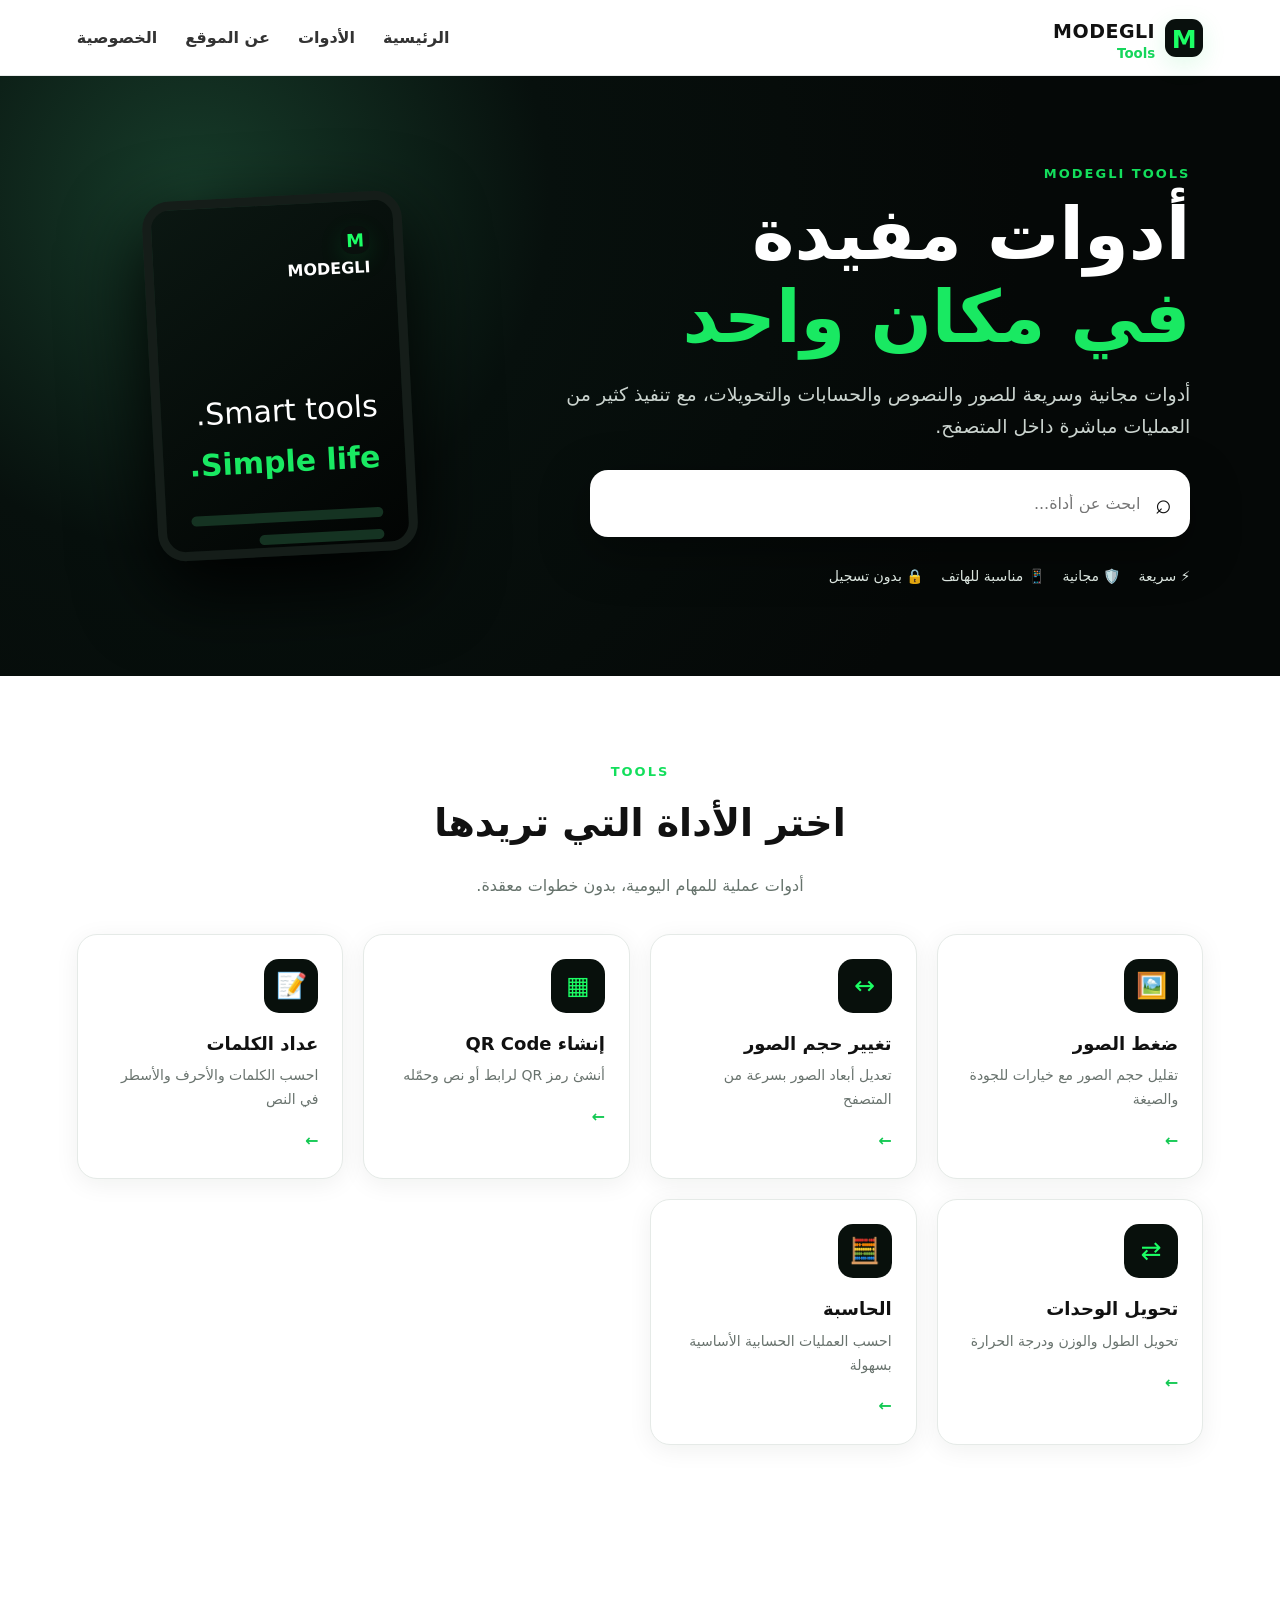
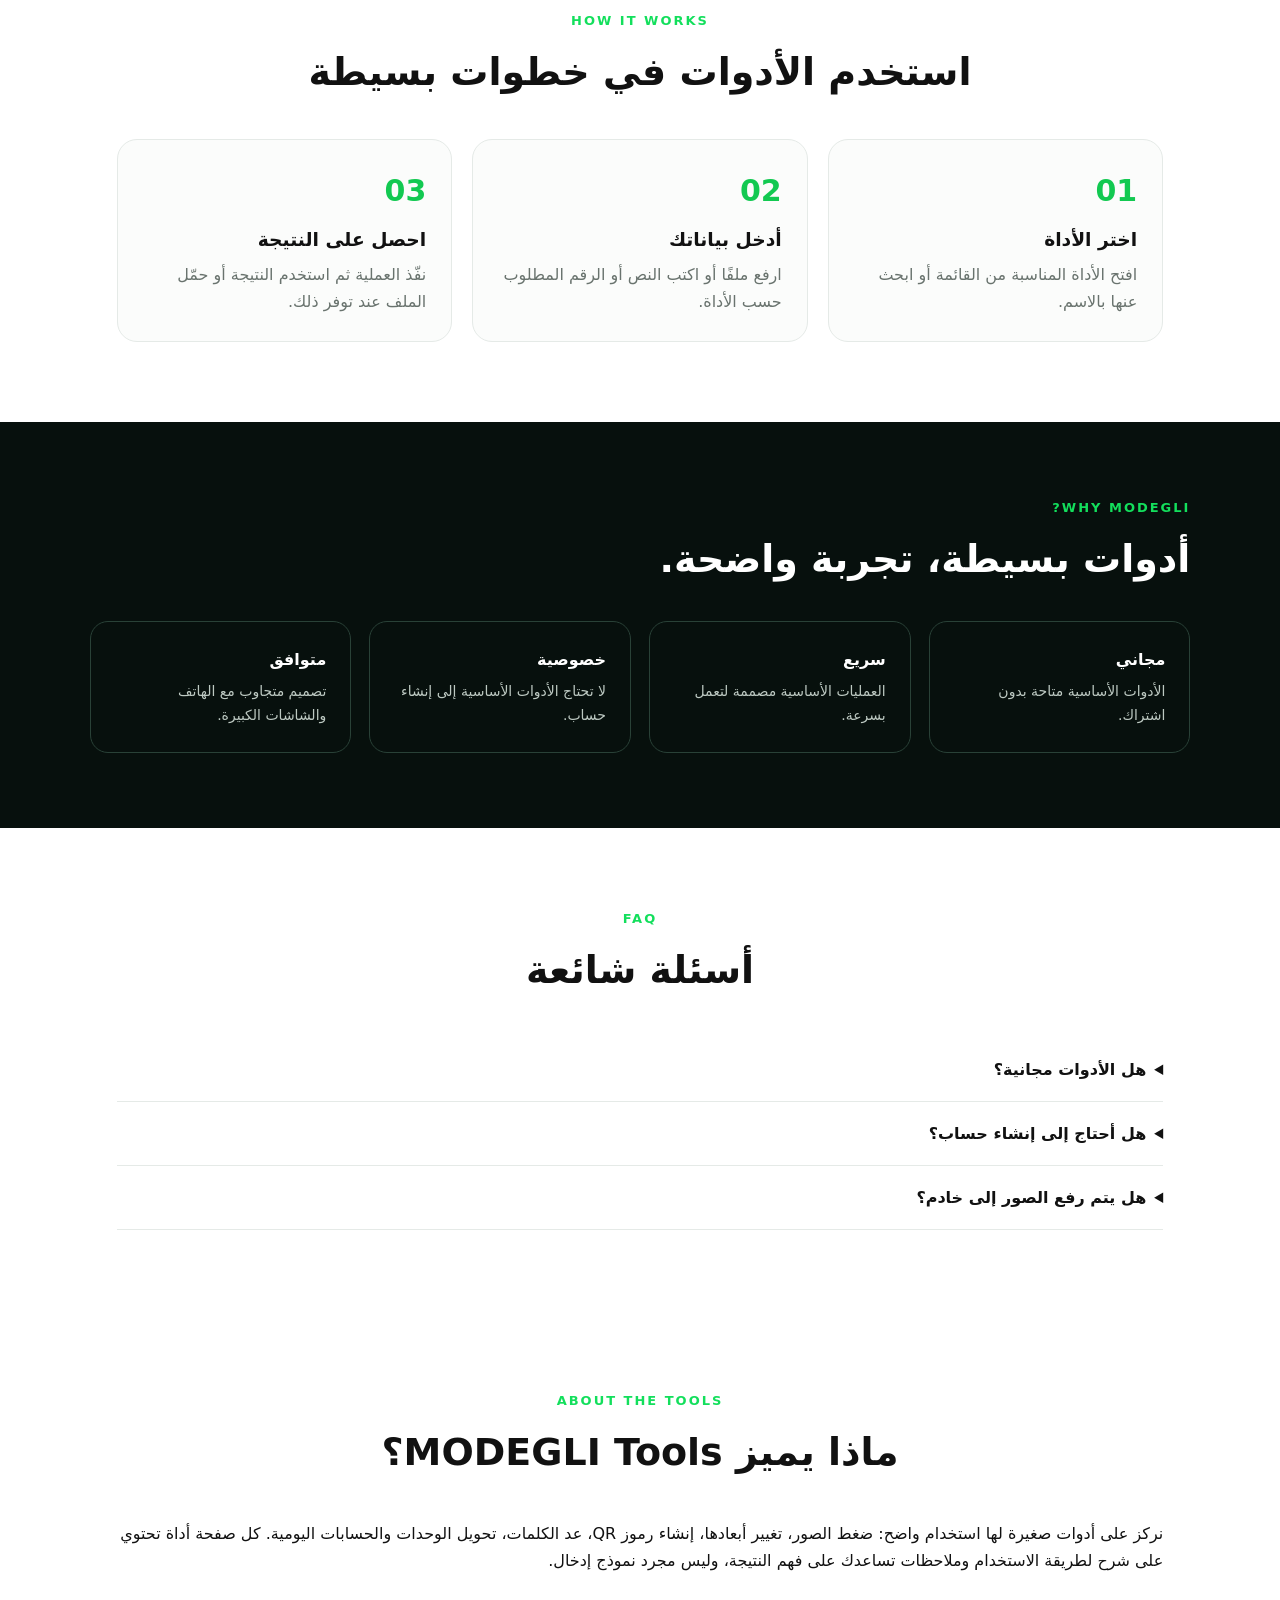
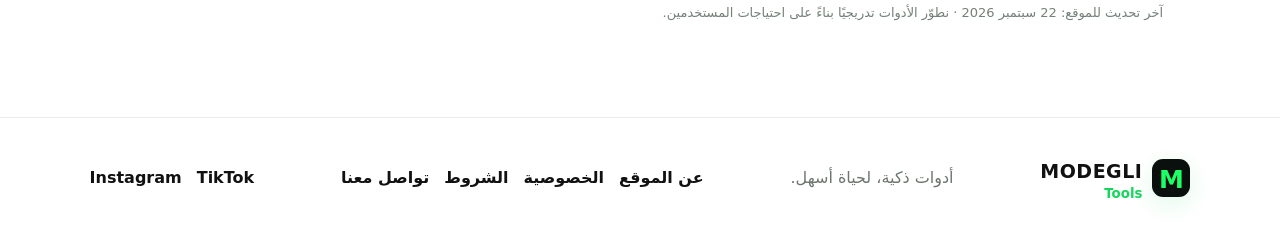
<file: index.html>
<!doctype html>
<html lang="ar" dir="rtl">
<head>
  <meta charset="utf-8">
  <meta name="viewport" content="width=device-width,initial-scale=1">
  <meta name="theme-color" content="#07100d">
  <meta name="description" content="MODEGLI Tools — أدوات مجانية وسريعة للصور والنصوص والحسابات والتحويلات تعمل مباشرة من المتصفح.">
  <meta name="robots" content="index,follow">
  <link rel="canonical" href="https://modegli124.github.io/mo-tols/">
  <link rel="manifest" href="./manifest.webmanifest">
  <link rel="icon" href="./favicon.svg" type="image/svg+xml">
  <link rel="stylesheet" href="./style.css">
  <title>MODEGLI Tools — أدوات مجانية وسريعة</title>
<meta name="author" content="MODEGLI Tools">
<meta property="og:type" content="website">
<meta property="og:site_name" content="MODEGLI Tools">
<meta property="og:title" content="MODEGLI Tools — أدوات مجانية وسريعة">
<meta property="og:description" content="أدوات مجانية وسريعة للصور والنصوص والحسابات والتحويلات تعمل مباشرة من المتصفح.">
<meta property="og:url" content="https://modegli124.github.io/mo-tols/">
<meta property="og:locale" content="ar_AR">
<meta name="twitter:card" content="summary">
<meta name="twitter:title" content="MODEGLI Tools — أدوات مجانية وسريعة">
<meta name="twitter:description" content="أدوات مجانية وسريعة للصور والنصوص والحسابات والتحويلات.">
<script type="application/ld+json">{"@context":"https://schema.org","@type":"WebSite","name":"MODEGLI Tools","url":"https://modegli124.github.io/mo-tols/","inLanguage":"ar","description":"أدوات مجانية وسريعة للصور والنصوص والحسابات والتحويلات.","potentialAction":{"@type":"SearchAction","target":"https://modegli124.github.io/mo-tols/?q={search_term_string}","query-input":"required name=search_term_string"}}</script>
<script type="application/ld+json">{"@context":"https://schema.org","@type":"ItemList","name":"أدوات MODEGLI Tools","itemListElement":[{"@type":"ListItem","position":1,"name":"ضغط الصور","url":"https://modegli124.github.io/mo-tols/tools/image-compressor/"},{"@type":"ListItem","position":2,"name":"تغيير حجم الصور","url":"https://modegli124.github.io/mo-tols/tools/image-resizer/"},{"@type":"ListItem","position":3,"name":"إنشاء QR Code","url":"https://modegli124.github.io/mo-tols/tools/qr-generator/"},{"@type":"ListItem","position":4,"name":"عداد الكلمات","url":"https://modegli124.github.io/mo-tols/tools/word-counter/"},{"@type":"ListItem","position":5,"name":"تحويل الوحدات","url":"https://modegli124.github.io/mo-tols/tools/unit-converter/"},{"@type":"ListItem","position":6,"name":"الحاسبة","url":"https://modegli124.github.io/mo-tols/tools/calculator/"}]}</script></head>
<body><a class="skip-link" href="#home">تخطي إلى المحتوى</a>
<header class="header">
  <a class="brand" href="./" aria-label="MODEGLI Tools">
    <span class="logo">M</span><span><b>MODEGLI</b><small>Tools</small></span>
  </a>
  <nav id="main-nav">
    <a href="#home">الرئيسية</a>
    <a href="#tools">الأدوات</a>
    <a href="#about">عن الموقع</a>
    <a href="./privacy.html">الخصوصية</a>
  </nav>
  <button class="menu" id="menuBtn" aria-label="فتح القائمة" aria-expanded="false">☰</button>
</header>

<main>
<section id="home" class="hero">
  <div class="hero-copy">
    <p class="eyebrow">MODEGLI TOOLS</p>
    <h1>أدوات مفيدة<br><span>في مكان واحد</span></h1>
    <p>أدوات مجانية وسريعة للصور والنصوص والحسابات والتحويلات، مع تنفيذ كثير من العمليات مباشرة داخل المتصفح.</p>
    <div class="search-wrap">
      <span aria-hidden="true">⌕</span>
      <input id="search" placeholder="ابحث عن أداة..." autocomplete="off" aria-label="البحث عن أداة">
    </div>
    <div class="features">
      <span>⚡ سريعة</span><span>🛡️ مجانية</span><span>📱 مناسبة للهاتف</span><span>🔒 بدون تسجيل</span>
    </div>
  </div>
  <div class="hero-card" aria-hidden="true">
    <div class="screen">
      <div class="screen-brand"><span class="logo small">M</span> MODEGLI</div>
      <div class="screen-title">Smart tools.<br><b>Simple life.</b></div>
      <div class="screen-line"></div><div class="screen-line short"></div>
    </div>
  </div>
</section>

<section id="tools" class="tools-section">
  <div class="section-head">
    <p class="eyebrow">TOOLS</p>
    <h2>اختر الأداة التي تريدها</h2>
    <p>أدوات عملية للمهام اليومية، بدون خطوات معقدة.</p>
  </div>
  <div id="grid" class="grid"></div>
  <p id="empty" class="empty" hidden>لم نجد أداة بهذا الاسم.</p>
</section>

<section class="content-section">
  <div class="section-head">
    <p class="eyebrow">HOW IT WORKS</p>
    <h2>استخدم الأدوات في خطوات بسيطة</h2>
  </div>
  <div class="steps">
    <article><strong>01</strong><h3>اختر الأداة</h3><p>افتح الأداة المناسبة من القائمة أو ابحث عنها بالاسم.</p></article>
    <article><strong>02</strong><h3>أدخل بياناتك</h3><p>ارفع ملفًا أو اكتب النص أو الرقم المطلوب حسب الأداة.</p></article>
    <article><strong>03</strong><h3>احصل على النتيجة</h3><p>نفّذ العملية ثم استخدم النتيجة أو حمّل الملف عند توفر ذلك.</p></article>
  </div>
</section>

<section id="about" class="about">
  <p class="eyebrow">WHY MODEGLI?</p>
  <h2>أدوات بسيطة، تجربة واضحة.</h2>
  <div class="about-grid">
    <div><b>مجاني</b><span>الأدوات الأساسية متاحة بدون اشتراك.</span></div>
    <div><b>سريع</b><span>العمليات الأساسية مصممة لتعمل بسرعة.</span></div>
    <div><b>خصوصية</b><span>لا تحتاج الأدوات الأساسية إلى إنشاء حساب.</span></div>
    <div><b>متوافق</b><span>تصميم متجاوب مع الهاتف والشاشات الكبيرة.</span></div>
  </div>
</section>

<section class="faq-section">
  <div class="section-head"><p class="eyebrow">FAQ</p><h2>أسئلة شائعة</h2></div>
  <details><summary>هل الأدوات مجانية؟</summary><p>نعم، الأدوات الحالية متاحة للاستخدام مجانًا.</p></details>
  <details><summary>هل أحتاج إلى إنشاء حساب؟</summary><p>لا تحتاج الأدوات الأساسية إلى تسجيل دخول.</p></details>
  <details><summary>هل يتم رفع الصور إلى خادم؟</summary><p>أداة ضغط الصور في هذه النسخة تنفذ المعالجة الأساسية داخل المتصفح.</p></details>
</section>

<section class="content-section">
  <div class="section-head"><p class="eyebrow">ABOUT THE TOOLS</p><h2>ماذا يميز MODEGLI Tools؟</h2></div>
  <p>نركز على أدوات صغيرة لها استخدام واضح: ضغط الصور، تغيير أبعادها، إنشاء رموز QR، عد الكلمات، تحويل الوحدات والحسابات اليومية. كل صفحة أداة تحتوي على شرح لطريقة الاستخدام وملاحظات تساعدك على فهم النتيجة، وليس مجرد نموذج إدخال.</p>
  <p class="site-meta">آخر تحديث للموقع: 22 سبتمبر 2026 · نطوّر الأدوات تدريجيًا بناءً على احتياجات المستخدمين.</p>
</section>
</main>

<footer>
  <div class="brand"><span class="logo">M</span><span><b>MODEGLI</b><small>Tools</small></span></div>
  <p>أدوات ذكية، لحياة أسهل.</p>
  <div class="footer-links">
    <a href="./about.html">عن الموقع</a>
    <a href="./privacy.html">الخصوصية</a>
    <a href="./terms.html">الشروط</a>
    <a href="./contact.html">تواصل معنا</a>
  </div>
  <div class="social">
    <a href="https://www.tiktok.com/@modegli" target="_blank" rel="noopener noreferrer">TikTok</a>
    <a href="https://www.instagram.com/modegli7/" target="_blank" rel="noopener noreferrer">Instagram</a>
  </div>
</footer>

<script src="./app.js" defer></script>
</body>
</html>
</file>
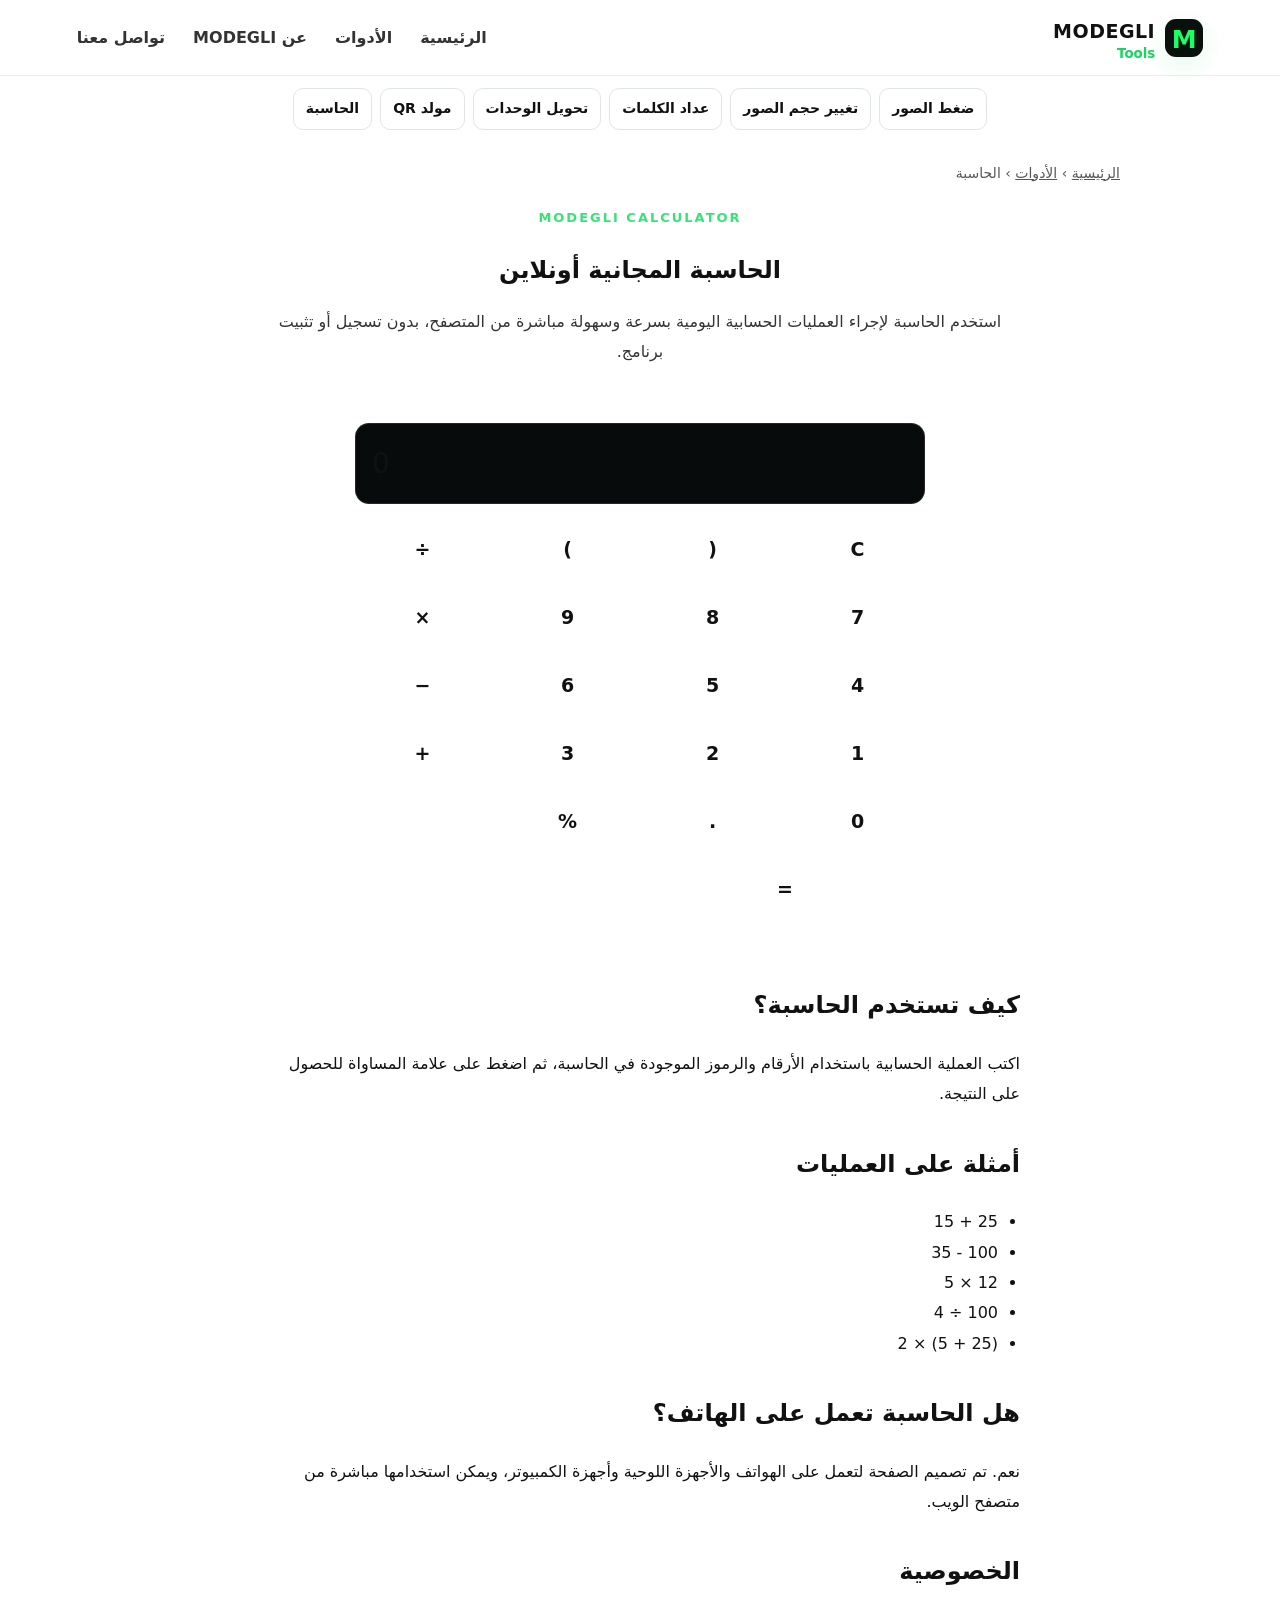
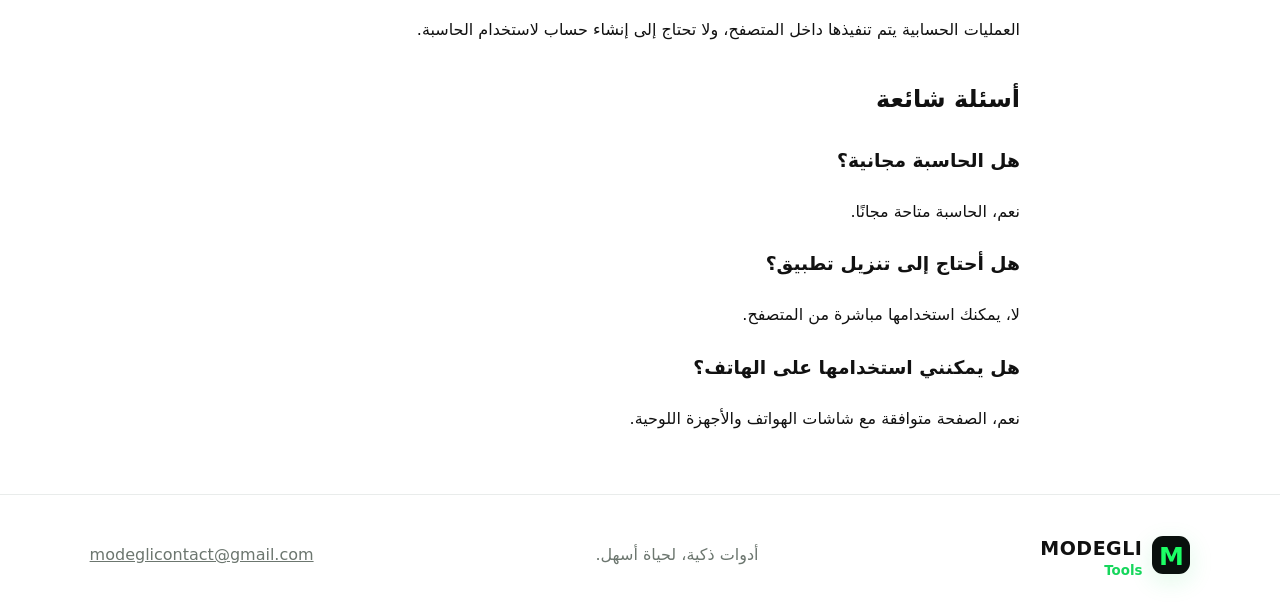
<file: tools/calculator/index.html>
<!doctype html>
<html lang="ar" dir="rtl">
<head>
  <meta charset="utf-8">

  <meta name="viewport" content="width=device-width, initial-scale=1">

  <meta name="theme-color" content="#0a0d0d">

  <title>الحاسبة المجانية أونلاين | MODEGLI Tools</title>

  <meta
    name="description"
    content="حاسبة مجانية وسريعة لإجراء العمليات الحسابية الأساسية مباشرة من المتصفح، بدون تسجيل."
  >

  <meta
    name="robots"
    content="index, follow"
  >

  <link
    rel="canonical"
    href="https://modegli124.github.io/mo-tols/tools/calculator/"
  >

  <meta
    property="og:type"
    content="website"
  >

  <meta
    property="og:title"
    content="الحاسبة المجانية أونلاين | MODEGLI Tools"
  >

  <meta
    property="og:description"
    content="حاسبة مجانية وسريعة تعمل مباشرة من المتصفح بدون تسجيل."
  >

  <meta
    property="og:url"
    content="https://modegli124.github.io/mo-tols/tools/calculator/"
  >

  <meta
    name="twitter:card"
    content="summary"
  >

  <link rel="stylesheet" href="../../style.css">

  <style>
    .calculator-box {
      max-width: 620px;
      margin: 30px auto;
      padding: 24px;
      background: rgba(255,255,255,.03);
      border: 1px solid rgba(255,255,255,.08);
      border-radius: 20px;
    }

    .calculator-display {
      width: 100%;
      box-sizing: border-box;
      min-height: 70px;
      padding: 16px;
      margin-bottom: 16px;
      border: 1px solid rgba(255,255,255,.12);
      border-radius: 14px;
      background: #080b0b;
      color: inherit;
      font-size: 28px;
      text-align: left;
      direction: ltr;
      outline: none;
    }

    .calculator-display:focus {
      border-color: rgba(255,255,255,.3);
    }

    .calculator-grid {
      display: grid;
      grid-template-columns: repeat(4, 1fr);
      gap: 10px;
    }

    .calc-btn {
      min-height: 58px;
      border: 0;
      border-radius: 14px;
      cursor: pointer;
      font-size: 19px;
      font-weight: 700;
      background: rgba(255,255,255,.08);
      color: inherit;
      transition: transform .15s ease, opacity .15s ease;
    }

    .calc-btn:hover {
      opacity: .85;
    }

    .calc-btn:active {
      transform: scale(.96);
    }

    .calc-btn.operator {
      background: rgba(255,255,255,.14);
    }

    .calc-btn.equal {
      grid-column: span 2;
      background: rgba(255,255,255,.18);
    }

    .calc-btn.clear {
      background: rgba(255,255,255,.12);
    }

    .tool-content {
      max-width: 900px;
      margin: 0 auto;
      padding: 20px;
    }

    .tool-intro {
      max-width: 760px;
      margin: 0 auto;
      text-align: center;
    }

    .tool-intro h1 {
      margin-bottom: 12px;
    }

    .tool-intro p {
      line-height: 1.9;
      opacity: .85;
    }

    .tool-info {
      max-width: 760px;
      margin: 40px auto;
      line-height: 1.9;
    }

    .tool-info h2 {
      margin-top: 32px;
    }

    .tool-info ul {
      padding-right: 22px;
    }

    .tool-nav {
      max-width: 1000px;
      margin: 0 auto;
      padding: 12px 20px;
      display: flex;
      gap: 8px;
      flex-wrap: wrap;
      justify-content: center;
    }

    .tool-nav a {
      text-decoration: none;
      padding: 8px 12px;
      border-radius: 10px;
      background: rgba(255,255,255,.06);
      color: inherit;
      font-size: 14px;
    }

    .tool-nav a:hover {
      background: rgba(255,255,255,.12);
    }

    .breadcrumbs {
      max-width: 1000px;
      margin: 20px auto 0;
      padding: 0 20px;
      font-size: 14px;
      opacity: .7;
    }

    .breadcrumbs a {
      color: inherit;
    }

    @media (max-width: 600px) {
      .calculator-box {
        padding: 16px;
        margin: 20px auto;
      }

      .calc-btn {
        min-height: 54px;
        font-size: 17px;
      }

      .calculator-display {
        font-size: 24px;
      }

      .tool-content {
        padding: 14px;
      }
    }
  </style>

  <script type="application/ld+json">
  {
    "@context": "https://schema.org",
    "@type": "SoftwareApplication",
    "name": "حاسبة MODEGLI",
    "applicationCategory": "UtilitiesApplication",
    "operatingSystem": "Web",
    "url": "https://modegli124.github.io/mo-tols/tools/calculator/",
    "description": "حاسبة مجانية وسريعة لإجراء العمليات الحسابية الأساسية مباشرة من المتصفح.",
    "offers": {
      "@type": "Offer",
      "price": "0",
      "priceCurrency": "USD"
    }
  }
  </script>

  <script type="application/ld+json">
  {
    "@context": "https://schema.org",
    "@type": "FAQPage",
    "mainEntity": [
      {
        "@type": "Question",
        "name": "هل الحاسبة مجانية؟",
        "acceptedAnswer": {
          "@type": "Answer",
          "text": "نعم، يمكنك استخدام الحاسبة مجانًا من المتصفح بدون تسجيل."
        }
      },
      {
        "@type": "Question",
        "name": "هل أحتاج إلى تثبيت برنامج؟",
        "acceptedAnswer": {
          "@type": "Answer",
          "text": "لا، تعمل الحاسبة مباشرة من متصفح الويب."
        }
      },
      {
        "@type": "Question",
        "name": "ما العمليات التي تدعمها الحاسبة؟",
        "acceptedAnswer": {
          "@type": "Answer",
          "text": "تدعم العمليات الحسابية الأساسية مثل الجمع والطرح والضرب والقسمة والنسب المئوية والأقواس."
        }
      }
    ]
  }
  </script>
</head>

<body>

<a
  href="#main"
  class="skip-link"
>
  تخطي إلى المحتوى
</a>

<header class="header">

  <a
    class="brand"
    href="../../index.html"
    aria-label="MODEGLI Tools - الرئيسية"
  >
    <span class="logo">M</span>

    <span>
      <b>MODEGLI</b>
      <small>Tools</small>
    </span>
  </a>

  <nav aria-label="التنقل الرئيسي">
    <a href="../../index.html">الرئيسية</a>
    <a href="../../index.html#tools">الأدوات</a>
    <a href="../../about.html">عن MODEGLI</a>
    <a href="../../contact.html">تواصل معنا</a>
  </nav>

</header>


<div class="tool-nav" aria-label="أدوات MODEGLI">

  <a href="../image-compressor/">ضغط الصور</a>

  <a href="../image-resizer/">تغيير حجم الصور</a>

  <a href="../word-counter/">عداد الكلمات</a>

  <a href="../unit-converter/">تحويل الوحدات</a>

  <a href="../qr-generator/">مولد QR</a>

  <a href="./" aria-current="page">الحاسبة</a>

</div>


<div class="breadcrumbs">

  <a href="../../index.html">الرئيسية</a>

  <span> › </span>

  <a href="../../index.html#tools">الأدوات</a>

  <span> › </span>

  <span>الحاسبة</span>

</div>


<main id="main">

  <div class="tool-content">

    <section class="tool-intro">

      <p class="eyebrow">MODEGLI CALCULATOR</p>

      <h1>الحاسبة المجانية أونلاين</h1>

      <p>
        استخدم الحاسبة لإجراء العمليات الحسابية اليومية بسرعة
        وسهولة مباشرة من المتصفح، بدون تسجيل أو تثبيت برنامج.
      </p>

    </section>


    <section
      class="calculator-box"
      aria-label="الحاسبة"
    >

      <input
        id="display"
        class="calculator-display"
        type="text"
        inputmode="decimal"
        autocomplete="off"
        placeholder="0"
        aria-label="شاشة الحاسبة"
        readonly
      >

      <div class="calculator-grid">

        <button
          class="calc-btn clear"
          type="button"
          data-action="clear"
          aria-label="مسح"
        >
          C
        </button>

        <button
          class="calc-btn operator"
          type="button"
          data-value="("
        >
          (
        </button>

        <button
          class="calc-btn operator"
          type="button"
          data-value=")"
        >
          )
        </button>

        <button
          class="calc-btn operator"
          type="button"
          data-value="/"
        >
          ÷
        </button>


        <button
          class="calc-btn"
          type="button"
          data-value="7"
        >
          7
        </button>

        <button
          class="calc-btn"
          type="button"
          data-value="8"
        >
          8
        </button>

        <button
          class="calc-btn"
          type="button"
          data-value="9"
        >
          9
        </button>

        <button
          class="calc-btn operator"
          type="button"
          data-value="*"
        >
          ×
        </button>


        <button
          class="calc-btn"
          type="button"
          data-value="4"
        >
          4
        </button>

        <button
          class="calc-btn"
          type="button"
          data-value="5"
        >
          5
        </button>

        <button
          class="calc-btn"
          type="button"
          data-value="6"
        >
          6
        </button>

        <button
          class="calc-btn operator"
          type="button"
          data-value="-"
        >
          −
        </button>


        <button
          class="calc-btn"
          type="button"
          data-value="1"
        >
          1
        </button>

        <button
          class="calc-btn"
          type="button"
          data-value="2"
        >
          2
        </button>

        <button
          class="calc-btn"
          type="button"
          data-value="3"
        >
          3
        </button>

        <button
          class="calc-btn operator"
          type="button"
          data-value="+"
        >
          +
        </button>


        <button
          class="calc-btn"
          type="button"
          data-value="0"
        >
          0
        </button>

        <button
          class="calc-btn"
          type="button"
          data-value="."
        >
          .
        </button>

        <button
          class="calc-btn operator"
          type="button"
          data-value="%"
        >
          %
        </button>

        <button
          class="calc-btn equal"
          type="button"
          data-action="calculate"
        >
          =
        </button>

      </div>

    </section>


    <section class="tool-info">

      <h2>كيف تستخدم الحاسبة؟</h2>

      <p>
        اكتب العملية الحسابية باستخدام الأرقام والرموز الموجودة
        في الحاسبة، ثم اضغط على علامة المساواة للحصول على النتيجة.
      </p>

      <h2>أمثلة على العمليات</h2>

      <ul>
        <li>25 + 15</li>
        <li>100 - 35</li>
        <li>12 × 5</li>
        <li>100 ÷ 4</li>
        <li>(25 + 5) × 2</li>
      </ul>

      <h2>هل الحاسبة تعمل على الهاتف؟</h2>

      <p>
        نعم. تم تصميم الصفحة لتعمل على الهواتف والأجهزة اللوحية
        وأجهزة الكمبيوتر، ويمكن استخدامها مباشرة من متصفح الويب.
      </p>

      <h2>الخصوصية</h2>

      <p>
        العمليات الحسابية يتم تنفيذها داخل المتصفح، ولا تحتاج
        إلى إنشاء حساب لاستخدام الحاسبة.
      </p>

      <h2>أسئلة شائعة</h2>

      <h3>هل الحاسبة مجانية؟</h3>

      <p>
        نعم، الحاسبة متاحة مجانًا.
      </p>

      <h3>هل أحتاج إلى تنزيل تطبيق؟</h3>

      <p>
        لا، يمكنك استخدامها مباشرة من المتصفح.
      </p>

      <h3>هل يمكنني استخدامها على الهاتف؟</h3>

      <p>
        نعم، الصفحة متوافقة مع شاشات الهواتف والأجهزة اللوحية.
      </p>

    </section>

  </div>

</main>


<footer>

  <div class="brand">

    <span class="logo">M</span>

    <span>
      <b>MODEGLI</b>
      <small>Tools</small>
    </span>

  </div>

  <p>
    أدوات ذكية، لحياة أسهل.
  </p>

  <p>
    <a href="mailto:modeglicontact@gmail.com">
      modeglicontact@gmail.com
    </a>
  </p>

</footer>


<script>
(function () {

  const display = document.getElementById("display");

  const buttons = document.querySelectorAll(".calc-btn");

  let expression = "";


  function updateDisplay() {

    display.value = expression || "0";

  }


  function isSafeExpression(value) {

    return /^[0-9+\-*/().%\s]+$/.test(value);

  }


  function calculate() {

    if (!expression.trim()) {
      return;
    }

    if (!isSafeExpression(expression)) {
      display.value = "خطأ";
      expression = "";
      return;
    }

    try {

      const result = Function(
        '"use strict"; return (' + expression + ')'
      )();

      if (
        typeof result !== "number" ||
        !Number.isFinite(result)
      ) {
        throw new Error("Invalid result");
      }

      expression = String(
        Number.isInteger(result)
          ? result
          : Number(result.toFixed(10))
      );

      updateDisplay();

    } catch (error) {

      display.value = "خطأ";
      expression = "";

    }

  }


  buttons.forEach(function (button) {

    button.addEventListener("click", function () {

      const value = button.dataset.value;
      const action = button.dataset.action;


      if (action === "clear") {

        expression = "";

        updateDisplay();

        return;

      }


      if (action === "calculate") {

        calculate();

        return;

      }


      if (value !== undefined) {

        expression += value;

        updateDisplay();

      }

    });

  });


  document.addEventListener("keydown", function (event) {

    const allowed =
      "0123456789+-*/().%";

    if (allowed.includes(event.key)) {

      expression += event.key;

      updateDisplay();

      event.preventDefault();

    }


    if (event.key === "Enter" || event.key === "=") {

      calculate();

      event.preventDefault();

    }


    if (event.key === "Escape") {

      expression = "";

      updateDisplay();

    }


    if (event.key === "Backspace") {

      expression = expression.slice(0, -1);

      updateDisplay();

    }

  });


  updateDisplay();

})();
</script>

</body>
          </html>
</file>
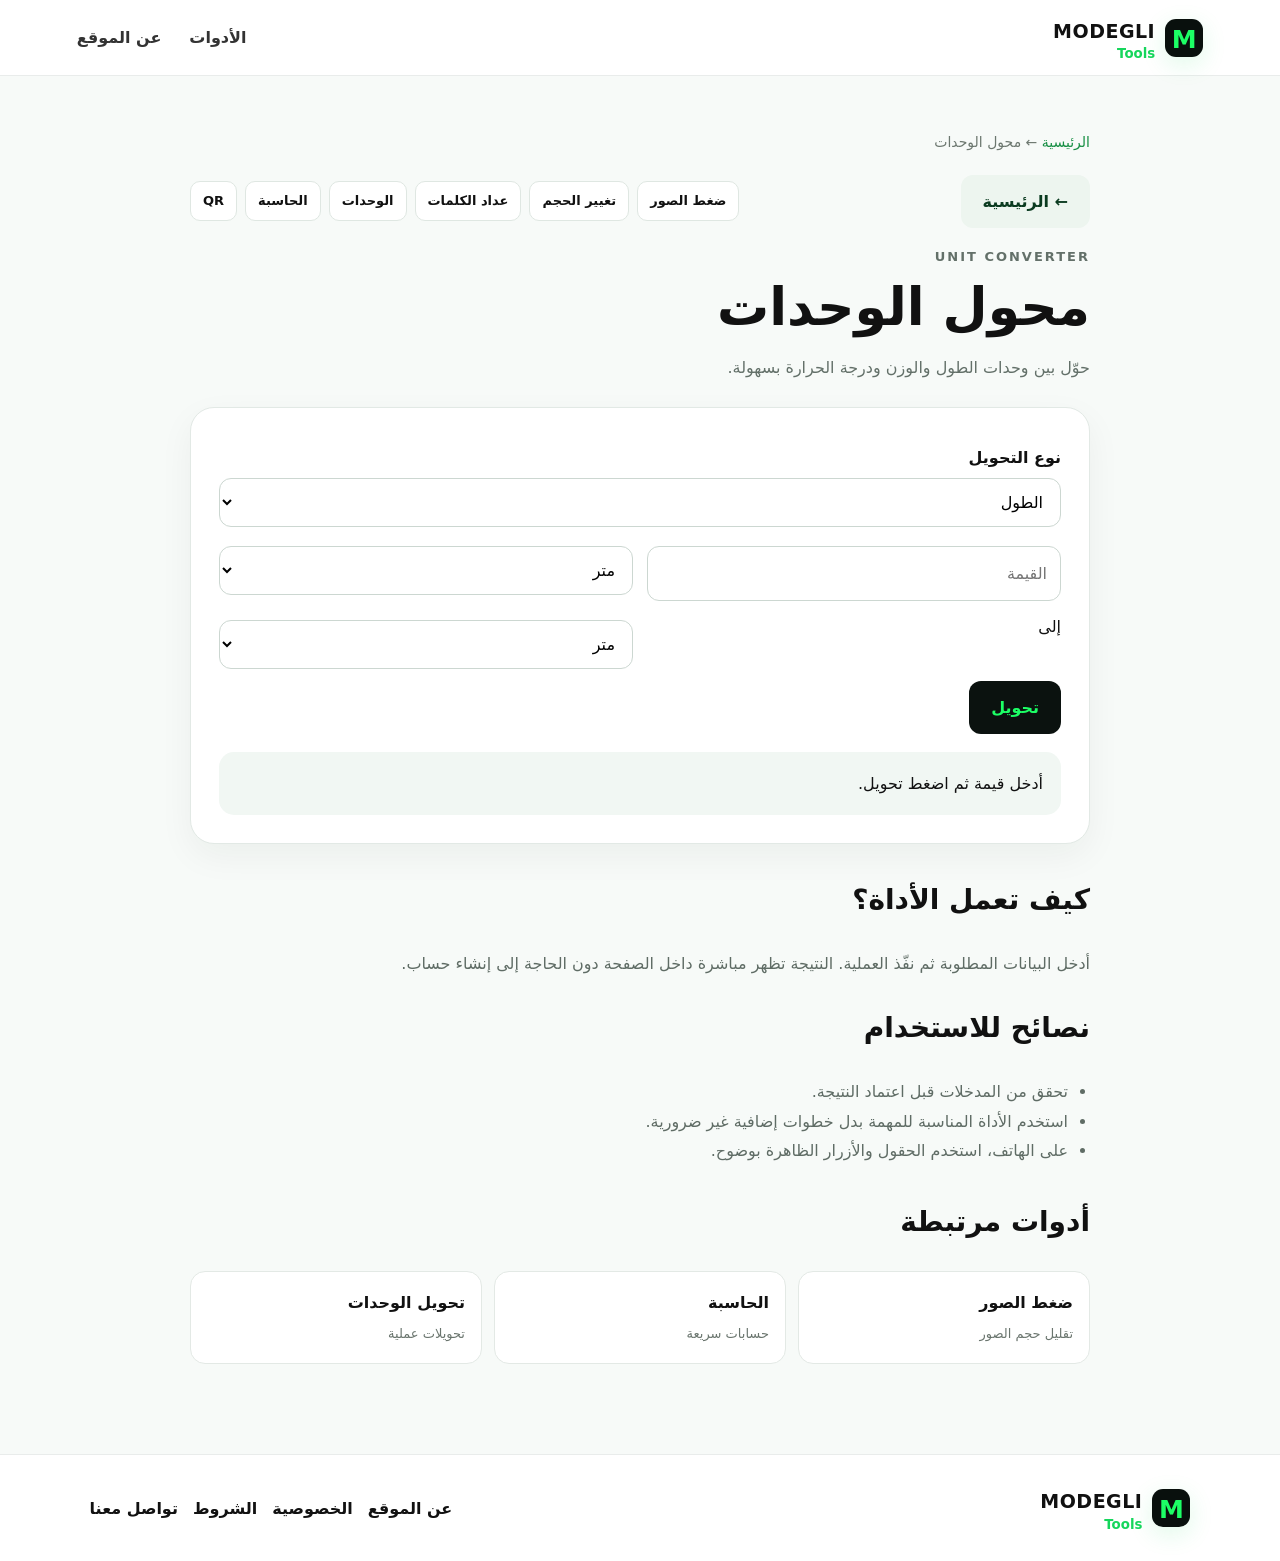
<file: tools/unit-converter/index.html>
<!doctype html>
<html lang="ar" dir="rtl"><head><meta charset="utf-8"><meta name="viewport" content="width=device-width,initial-scale=1"><meta name="robots" content="index,follow"><meta name="author" content="MODEGLI Tools"><meta name="description" content="حوّل وحدات الطول والوزن ودرجة الحرارة بسهولة ومجانًا."><link rel="canonical" href="https://modegli124.github.io/mo-tols/tools/unit-converter/"><link rel="icon" href="../../favicon.svg"><link rel="stylesheet" href="../../style.css"><title>محول الوحدات أونلاين: طول ووزن وحرارة | MODEGLI Tools</title><meta property="og:type" content="website"><meta property="og:title" content="محول الوحدات أونلاين: طول ووزن وحرارة"><meta property="og:description" content="حوّل وحدات الطول والوزن ودرجة الحرارة بسهولة ومجانًا."><meta name="twitter:card" content="summary"><meta property="og:site_name" content="MODEGLI Tools"><meta property="og:url" content="https://modegli124.github.io/mo-tols/tools/unit-converter/"><meta property="og:locale" content="ar_AR"><meta name="twitter:description" content="حوّل وحدات الطول والوزن ودرجة الحرارة بسهولة ومجانًا."><script type="application/ld+json">{"@context":"https://schema.org","@type":"SoftwareApplication","name":"محول الوحدات أونلاين: طول ووزن وحرارة","applicationCategory":"UtilitiesApplication","operatingSystem":"Web","offers":{"@type":"Offer","price":"0","priceCurrency":"USD"},"url":"https://modegli124.github.io/mo-tols/tools/unit-converter/","inLanguage":"ar","description":"حوّل وحدات الطول والوزن ودرجة الحرارة بسهولة ومجانًا."}</script><script type="application/ld+json">{"@context":"https://schema.org","@type":"BreadcrumbList","itemListElement":[{"@type":"ListItem","position":1,"name":"الرئيسية","item":"https://modegli124.github.io/mo-tols/"},{"@type":"ListItem","position":2,"name":"محول الوحدات أونلاين","item":"https://modegli124.github.io/mo-tols/tools/unit-converter/"}]}</script></head>
<body><a class="skip-link" href="#main">تخطي إلى المحتوى</a><header class="header"><a class="brand" href="../../"><span class="logo">M</span><span><b>MODEGLI</b><small>Tools</small></span></a><nav><a href="../../#tools">الأدوات</a><a href="../../about.html">عن الموقع</a></nav></header>
<main id="main" class="tool-page"><div class="breadcrumb"><a href="../../">الرئيسية</a> ← محول الوحدات</div><div class="tool-topbar"><a class="btn secondary" href="../../">← الرئيسية</a><div class="tool-nav"><a href="../image-compressor/">ضغط الصور</a><a href="../image-resizer/">تغيير الحجم</a><a href="../word-counter/">عداد الكلمات</a><a href="../unit-converter/">الوحدات</a><a href="../calculator/">الحاسبة</a><a href="../qr-generator/">QR</a></div></div><div class="tool-shell"><section class="tool-hero"><p class="eyebrow">UNIT CONVERTER</p><h1>محول الوحدات</h1><p>حوّل بين وحدات الطول والوزن ودرجة الحرارة بسهولة.</p></section><section class="tool-card"><label>نوع التحويل</label><select id="kind"><option value="length">الطول</option><option value="weight">الوزن</option><option value="temp">درجة الحرارة</option></select><div class="form-row"><div><input id="value" type="number" placeholder="القيمة"></div><div><select id="from"></select></div></div><div class="form-row"><div><span>إلى</span></div><div><select id="to"></select></div></div><button class="btn" id="go">تحويل</button><div id="result" class="result">أدخل قيمة ثم اضغط تحويل.</div></section><div class="ad-space" hidden aria-label="مساحة إعلانية">مساحة إعلانية</div><section class="info-section"><h2>كيف تعمل الأداة؟</h2><p>أدخل البيانات المطلوبة ثم نفّذ العملية. النتيجة تظهر مباشرة داخل الصفحة دون الحاجة إلى إنشاء حساب.</p><h2>نصائح للاستخدام</h2><ul><li>تحقق من المدخلات قبل اعتماد النتيجة.</li><li>استخدم الأداة المناسبة للمهمة بدل خطوات إضافية غير ضرورية.</li><li>على الهاتف، استخدم الحقول والأزرار الظاهرة بوضوح.</li></ul></section><section class="info-section"><h2>أدوات مرتبطة</h2><div class="related-tools"><a href="../image-compressor/"><b>ضغط الصور</b><span>تقليل حجم الصور</span></a><a href="../calculator/"><b>الحاسبة</b><span>حسابات سريعة</span></a><a href="../unit-converter/"><b>تحويل الوحدات</b><span>تحويلات عملية</span></a></div></section></div></main><footer><div class="brand"><span class="logo">M</span><span><b>MODEGLI</b><small>Tools</small></span></div><div class="footer-links"><a href="../../about.html">عن الموقع</a><a href="../../privacy.html">الخصوصية</a><a href="../../terms.html">الشروط</a><a href="../../contact.html">تواصل معنا</a></div></footer>
<script>
const kind=document.getElementById("kind"),from=document.getElementById("from"),to=document.getElementById("to"),value=document.getElementById("value"),result=document.getElementById("result");const sets={length:{m:["متر",1],km:["كيلومتر",1000],cm:["سنتيمتر",.01],mm:["مليمتر",.001],mi:["ميل",1609.344],ft:["قدم",.3048]},weight:{kg:["كيلوغرام",1],g:["غرام",.001],lb:["رطل",.45359237],oz:["أونصة",.0283495231]},temp:{c:["مئوية"],f:["فهرنهايت"],k:["كلفن"]}};function fill(){from.innerHTML="";to.innerHTML="";Object.entries(sets[kind.value]).forEach(([k,v])=>{from.add(new Option(v[0],k));to.add(new Option(v[0],k))})}kind.onchange=fill;fill();document.getElementById("go").onclick=()=>{const v=Number(value.value);if(!Number.isFinite(v)){result.textContent="أدخل قيمة صحيحة.";return}let out;if(kind.value==="temp"){let c=from.value==="c"?v:from.value==="f"?(v-32)*5/9:v-273.15;out=to.value==="c"?c:to.value==="f"?c*9/5+32:c+273.15}else{const set=sets[kind.value];out=v*set[from.value][1]/set[to.value][1]}result.textContent=`النتيجة: ${Number(out.toFixed(8))} ${sets[kind.value][to.value][0]}`};
</script></body></html>
</file>
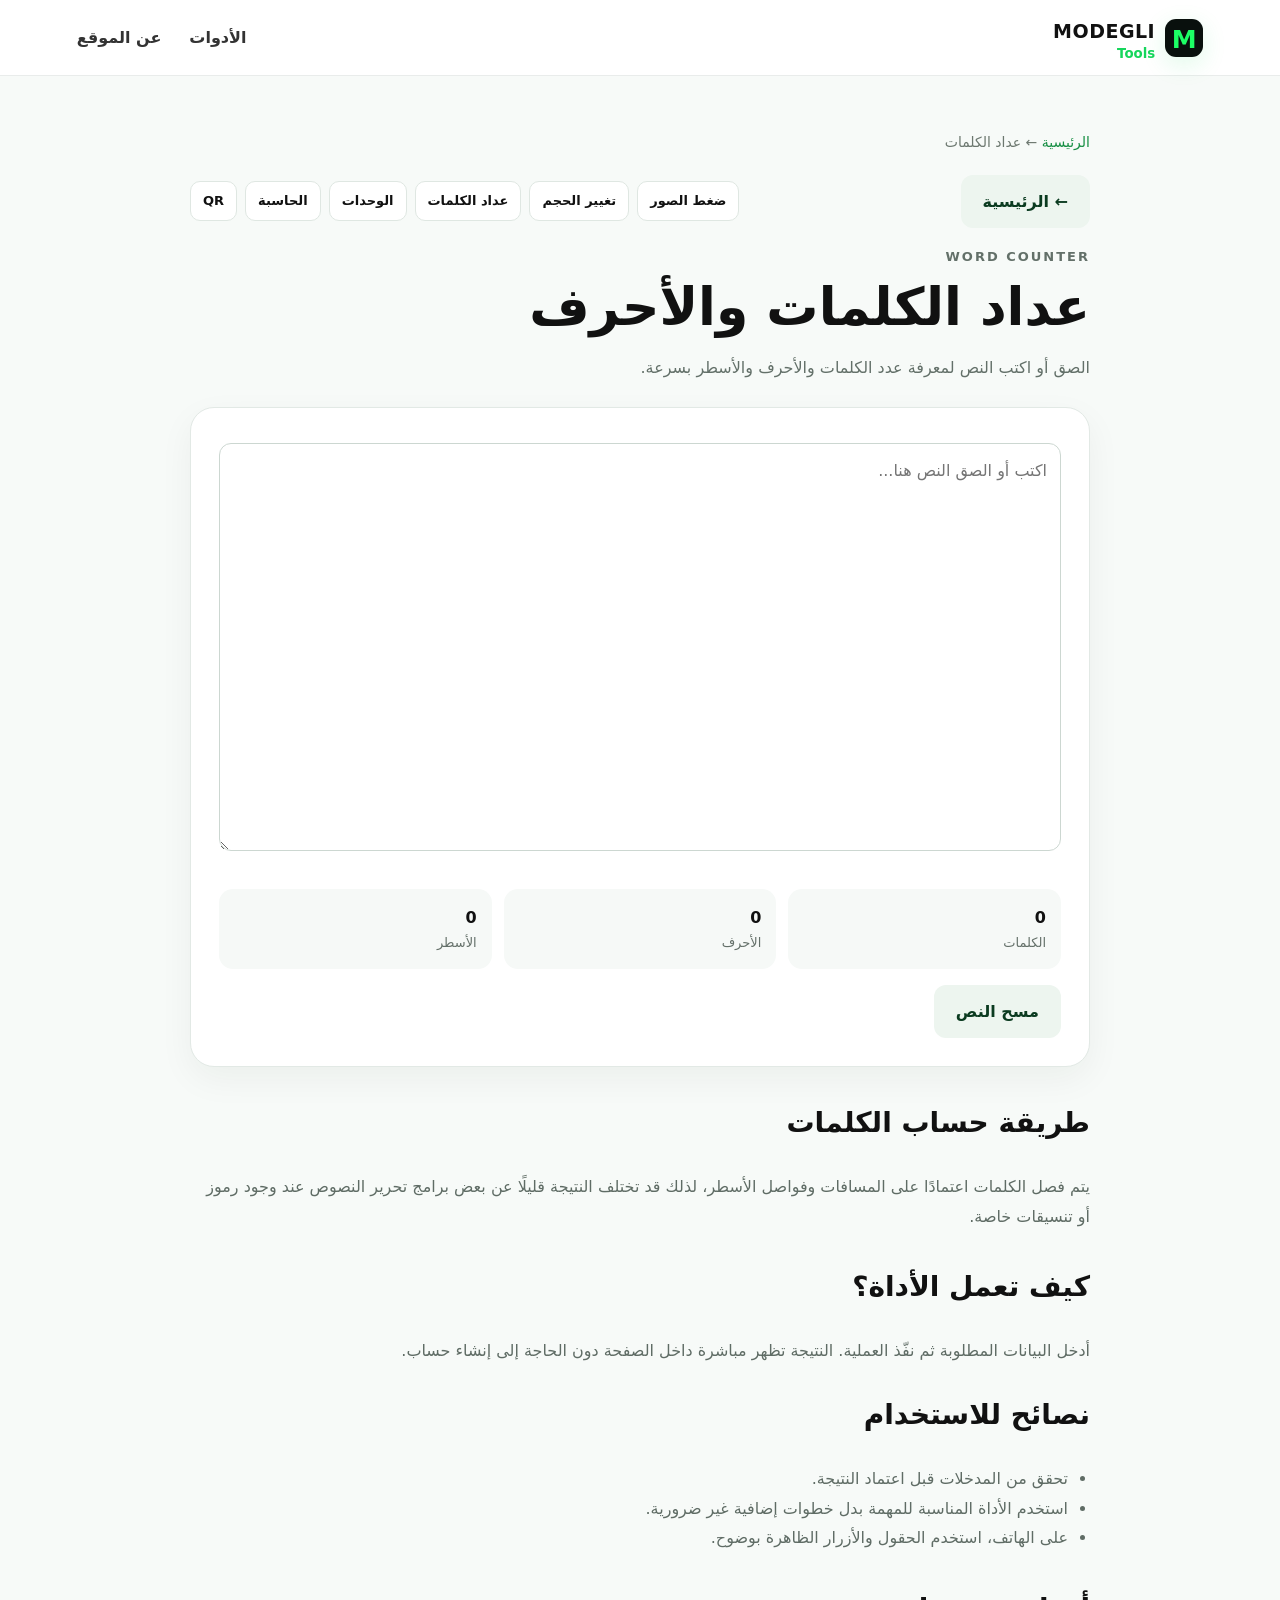
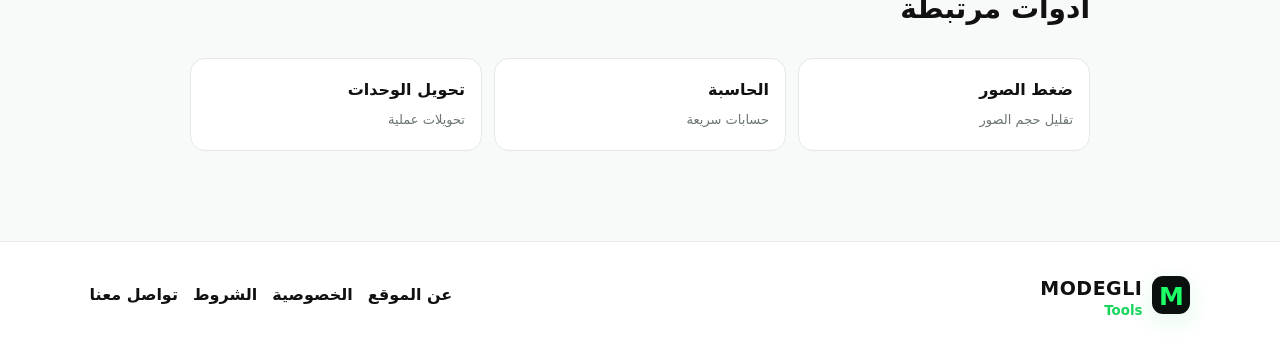
<file: tools/word-counter/index.html>
<!doctype html>
<html lang="ar" dir="rtl"><head><meta charset="utf-8"><meta name="viewport" content="width=device-width,initial-scale=1"><meta name="robots" content="index,follow"><meta name="author" content="MODEGLI Tools"><meta name="description" content="احسب الكلمات والأحرف والأسطر في النص العربي أو الإنجليزي بسرعة."><link rel="canonical" href="https://modegli124.github.io/mo-tols/tools/word-counter/"><link rel="icon" href="../../favicon.svg"><link rel="stylesheet" href="../../style.css"><title>عداد الكلمات والأحرف أونلاين مجانًا | MODEGLI Tools</title><meta property="og:type" content="website"><meta property="og:title" content="عداد الكلمات والأحرف أونلاين مجانًا"><meta property="og:description" content="احسب الكلمات والأحرف والأسطر في النص العربي أو الإنجليزي بسرعة."><meta name="twitter:card" content="summary"><meta property="og:site_name" content="MODEGLI Tools"><meta property="og:url" content="https://modegli124.github.io/mo-tols/tools/word-counter/"><meta property="og:locale" content="ar_AR"><meta name="twitter:description" content="احسب الكلمات والأحرف والأسطر في النص العربي أو الإنجليزي بسرعة."><script type="application/ld+json">{"@context":"https://schema.org","@type":"SoftwareApplication","name":"عداد الكلمات والأحرف أونلاين مجانًا","applicationCategory":"UtilitiesApplication","operatingSystem":"Web","offers":{"@type":"Offer","price":"0","priceCurrency":"USD"},"url":"https://modegli124.github.io/mo-tols/tools/word-counter/","inLanguage":"ar","description":"احسب الكلمات والأحرف والأسطر في النص العربي أو الإنجليزي بسرعة."}</script><script type="application/ld+json">{"@context":"https://schema.org","@type":"BreadcrumbList","itemListElement":[{"@type":"ListItem","position":1,"name":"الرئيسية","item":"https://modegli124.github.io/mo-tols/"},{"@type":"ListItem","position":2,"name":"عداد الكلمات والأحرف أونلاين مجانًا","item":"https://modegli124.github.io/mo-tols/tools/word-counter/"}]}</script></head>
<body><a class="skip-link" href="#main">تخطي إلى المحتوى</a><header class="header"><a class="brand" href="../../"><span class="logo">M</span><span><b>MODEGLI</b><small>Tools</small></span></a><nav><a href="../../#tools">الأدوات</a><a href="../../about.html">عن الموقع</a></nav></header>
<main id="main" class="tool-page"><div class="breadcrumb"><a href="../../">الرئيسية</a> ← عداد الكلمات</div><div class="tool-topbar"><a class="btn secondary" href="../../">← الرئيسية</a><div class="tool-nav"><a href="../image-compressor/">ضغط الصور</a><a href="../image-resizer/">تغيير الحجم</a><a href="../word-counter/">عداد الكلمات</a><a href="../unit-converter/">الوحدات</a><a href="../calculator/">الحاسبة</a><a href="../qr-generator/">QR</a></div></div><div class="tool-shell"><section class="tool-hero"><p class="eyebrow">WORD COUNTER</p><h1>عداد الكلمات والأحرف</h1><p>الصق أو اكتب النص لمعرفة عدد الكلمات والأحرف والأسطر بسرعة.</p></section><section class="tool-card"><textarea id="text" rows="14" placeholder="اكتب أو الصق النص هنا..."></textarea><div class="stats"><div class="stat"><b id="words">0</b><span>الكلمات</span></div><div class="stat"><b id="chars">0</b><span>الأحرف</span></div><div class="stat"><b id="lines">0</b><span>الأسطر</span></div></div><div class="actions"><button class="btn secondary" id="clear">مسح النص</button></div></section><div class="ad-space" hidden aria-label="مساحة إعلانية">مساحة إعلانية</div><section class="info-section"><h2>طريقة حساب الكلمات</h2><p>يتم فصل الكلمات اعتمادًا على المسافات وفواصل الأسطر، لذلك قد تختلف النتيجة قليلًا عن بعض برامج تحرير النصوص عند وجود رموز أو تنسيقات خاصة.</p></section><section class="info-section"><h2>كيف تعمل الأداة؟</h2><p>أدخل البيانات المطلوبة ثم نفّذ العملية. النتيجة تظهر مباشرة داخل الصفحة دون الحاجة إلى إنشاء حساب.</p><h2>نصائح للاستخدام</h2><ul><li>تحقق من المدخلات قبل اعتماد النتيجة.</li><li>استخدم الأداة المناسبة للمهمة بدل خطوات إضافية غير ضرورية.</li><li>على الهاتف، استخدم الحقول والأزرار الظاهرة بوضوح.</li></ul></section><section class="info-section"><h2>أدوات مرتبطة</h2><div class="related-tools"><a href="../image-compressor/"><b>ضغط الصور</b><span>تقليل حجم الصور</span></a><a href="../calculator/"><b>الحاسبة</b><span>حسابات سريعة</span></a><a href="../unit-converter/"><b>تحويل الوحدات</b><span>تحويلات عملية</span></a></div></section></div></main><footer><div class="brand"><span class="logo">M</span><span><b>MODEGLI</b><small>Tools</small></span></div><div class="footer-links"><a href="../../about.html">عن الموقع</a><a href="../../privacy.html">الخصوصية</a><a href="../../terms.html">الشروط</a><a href="../../contact.html">تواصل معنا</a></div></footer>
<script>
const t=document.getElementById("text"),w=document.getElementById("words"),c=document.getElementById("chars"),l=document.getElementById("lines");function update(){const s=t.value;w.textContent=s.trim()?s.trim().split(/\s+/u).length:0;c.textContent=s.length;l.textContent=s? s.split(/\n/).length:0}t.oninput=update;document.getElementById("clear").onclick=()=>{t.value="";update();t.focus()};
</script></body></html>
</file>
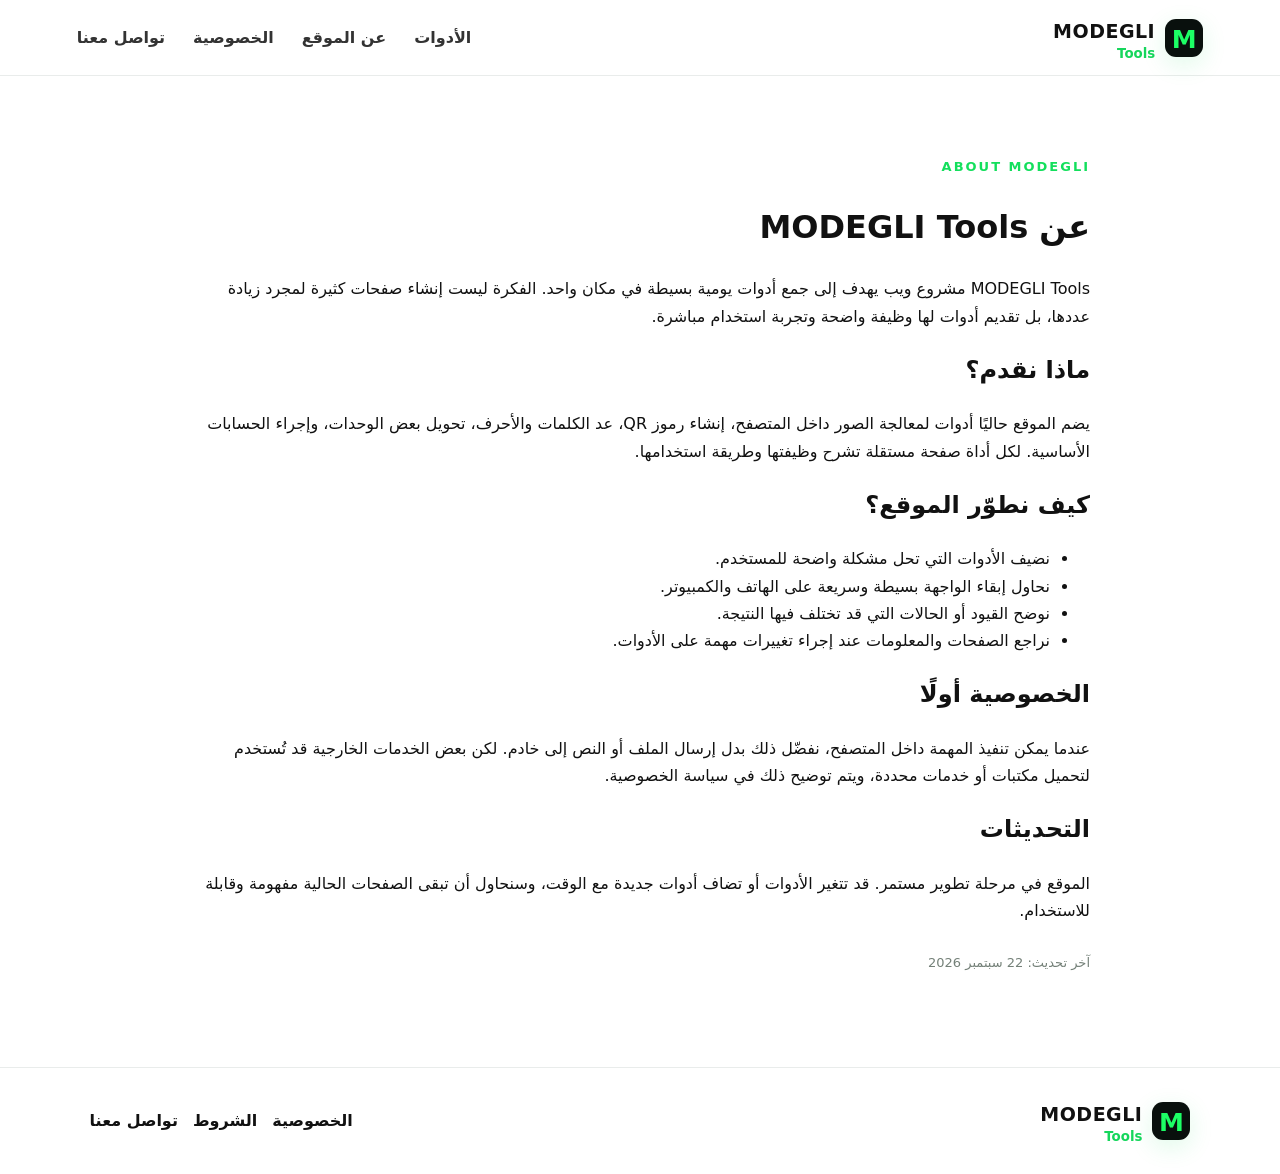
<file: about.html>
<!doctype html>
<html lang="ar" dir="rtl"><head><meta charset="utf-8"><meta name="viewport" content="width=device-width,initial-scale=1"><meta name="robots" content="index,follow"><meta name="author" content="MODEGLI Tools"><meta name="description" content="عن MODEGLI Tools: موقع يقدم أدوات ويب صغيرة ومباشرة للصور والنصوص والحسابات والتحويلات."><link rel="canonical" href="https://modegli124.github.io/mo-tols/about.html"><link rel="icon" href="./favicon.svg" type="image/svg+xml"><link rel="stylesheet" href="./style.css"><title>عن MODEGLI Tools — من نحن وكيف نطوّر الأدوات</title><meta property="og:type" content="website"><meta property="og:site_name" content="MODEGLI Tools"><meta property="og:title" content="عن MODEGLI Tools"><meta property="og:description" content="تعرف على هدف الموقع وطريقة تطوير أدواته."><meta property="og:url" content="https://modegli124.github.io/mo-tols/about.html"><meta property="og:locale" content="ar_AR"><meta name="twitter:card" content="summary"></head>
<body><a class="skip-link" href="#main">تخطي إلى المحتوى</a><header class="header"><a class="brand" href="./"><span class="logo">M</span><span><b>MODEGLI</b><small>Tools</small></span></a><nav><a href="./#tools">الأدوات</a><a href="./about.html">عن الموقع</a><a href="./privacy.html">الخصوصية</a><a href="./contact.html">تواصل معنا</a></nav><button class="menu" aria-label="فتح القائمة">☰</button></header>
<main id="main" class="content-section"><div class="tool-shell"><p class="eyebrow">ABOUT MODEGLI</p><h1>عن MODEGLI Tools</h1><p>MODEGLI Tools مشروع ويب يهدف إلى جمع أدوات يومية بسيطة في مكان واحد. الفكرة ليست إنشاء صفحات كثيرة لمجرد زيادة عددها، بل تقديم أدوات لها وظيفة واضحة وتجربة استخدام مباشرة.</p><h2>ماذا نقدم؟</h2><p>يضم الموقع حاليًا أدوات لمعالجة الصور داخل المتصفح، إنشاء رموز QR، عد الكلمات والأحرف، تحويل بعض الوحدات، وإجراء الحسابات الأساسية. لكل أداة صفحة مستقلة تشرح وظيفتها وطريقة استخدامها.</p><h2>كيف نطوّر الموقع؟</h2><ul><li>نضيف الأدوات التي تحل مشكلة واضحة للمستخدم.</li><li>نحاول إبقاء الواجهة بسيطة وسريعة على الهاتف والكمبيوتر.</li><li>نوضح القيود أو الحالات التي قد تختلف فيها النتيجة.</li><li>نراجع الصفحات والمعلومات عند إجراء تغييرات مهمة على الأدوات.</li></ul><h2>الخصوصية أولًا</h2><p>عندما يمكن تنفيذ المهمة داخل المتصفح، نفضّل ذلك بدل إرسال الملف أو النص إلى خادم. لكن بعض الخدمات الخارجية قد تُستخدم لتحميل مكتبات أو خدمات محددة، ويتم توضيح ذلك في سياسة الخصوصية.</p><h2>التحديثات</h2><p>الموقع في مرحلة تطوير مستمر. قد تتغير الأدوات أو تضاف أدوات جديدة مع الوقت، وسنحاول أن تبقى الصفحات الحالية مفهومة وقابلة للاستخدام.</p><p class="site-meta">آخر تحديث: 22 سبتمبر 2026</p></div></main>
<footer><div class="brand"><span class="logo">M</span><span><b>MODEGLI</b><small>Tools</small></span></div><div class="footer-links"><a href="./privacy.html">الخصوصية</a><a href="./terms.html">الشروط</a><a href="./contact.html">تواصل معنا</a></div></footer></body></html>
</file>
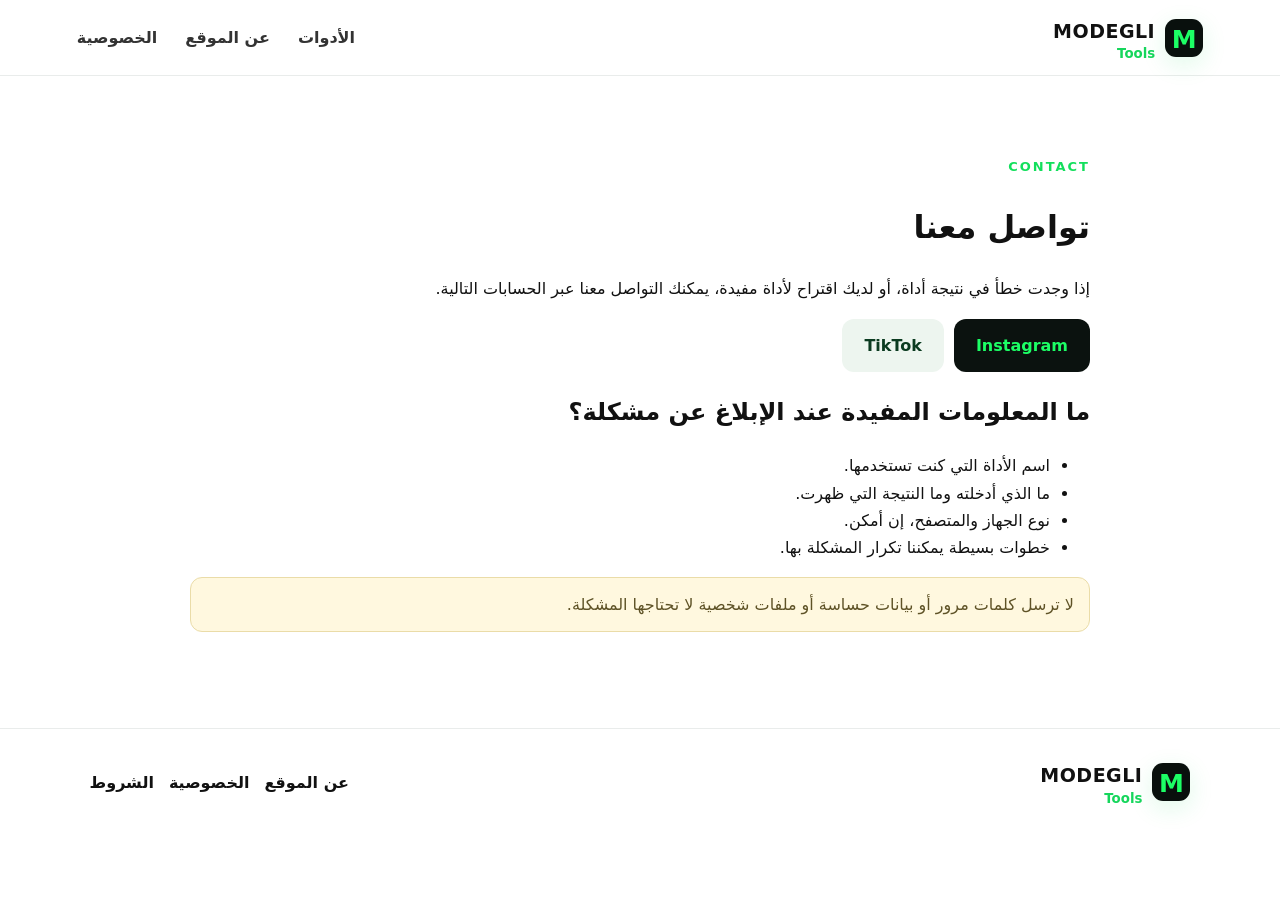
<file: contact.html>
<!doctype html>
<html lang="ar" dir="rtl"><head><meta charset="utf-8"><meta name="viewport" content="width=device-width,initial-scale=1"><meta name="robots" content="index,follow"><meta name="author" content="MODEGLI Tools"><meta name="description" content="تواصل مع MODEGLI Tools للاقتراحات والإبلاغ عن مشاكل الأدوات."><link rel="canonical" href="https://modegli124.github.io/mo-tols/contact.html"><link rel="icon" href="./favicon.svg" type="image/svg+xml"><link rel="stylesheet" href="./style.css"><title>تواصل معنا — MODEGLI Tools</title><meta property="og:type" content="website"><meta property="og:site_name" content="MODEGLI Tools"><meta property="og:title" content="تواصل معنا — MODEGLI Tools"><meta property="og:description" content="اقتراحات وملاحظات ومشاكل الأدوات."><meta property="og:url" content="https://modegli124.github.io/mo-tols/contact.html"><meta property="og:locale" content="ar_AR"><meta name="twitter:card" content="summary"></head>
<body><a class="skip-link" href="#main">تخطي إلى المحتوى</a><header class="header"><a class="brand" href="./"><span class="logo">M</span><span><b>MODEGLI</b><small>Tools</small></span></a><nav><a href="./#tools">الأدوات</a><a href="./about.html">عن الموقع</a><a href="./privacy.html">الخصوصية</a></nav></header>
<main id="main" class="content-section"><div class="tool-shell"><p class="eyebrow">CONTACT</p><h1>تواصل معنا</h1><p>إذا وجدت خطأ في نتيجة أداة، أو لديك اقتراح لأداة مفيدة، يمكنك التواصل معنا عبر الحسابات التالية.</p><div class="actions"><a class="btn" href="https://www.instagram.com/modegli7/" target="_blank" rel="noopener noreferrer">Instagram</a><a class="btn secondary" href="https://www.tiktok.com/@modegli" target="_blank" rel="noopener noreferrer">TikTok</a></div><h2>ما المعلومات المفيدة عند الإبلاغ عن مشكلة؟</h2><ul><li>اسم الأداة التي كنت تستخدمها.</li><li>ما الذي أدخلته وما النتيجة التي ظهرت.</li><li>نوع الجهاز والمتصفح، إن أمكن.</li><li>خطوات بسيطة يمكننا تكرار المشكلة بها.</li></ul><p class="notice">لا ترسل كلمات مرور أو بيانات حساسة أو ملفات شخصية لا تحتاجها المشكلة.</p></div></main>
<footer><div class="brand"><span class="logo">M</span><span><b>MODEGLI</b><small>Tools</small></span></div><div class="footer-links"><a href="./about.html">عن الموقع</a><a href="./privacy.html">الخصوصية</a><a href="./terms.html">الشروط</a></div></footer></body></html>
</file>
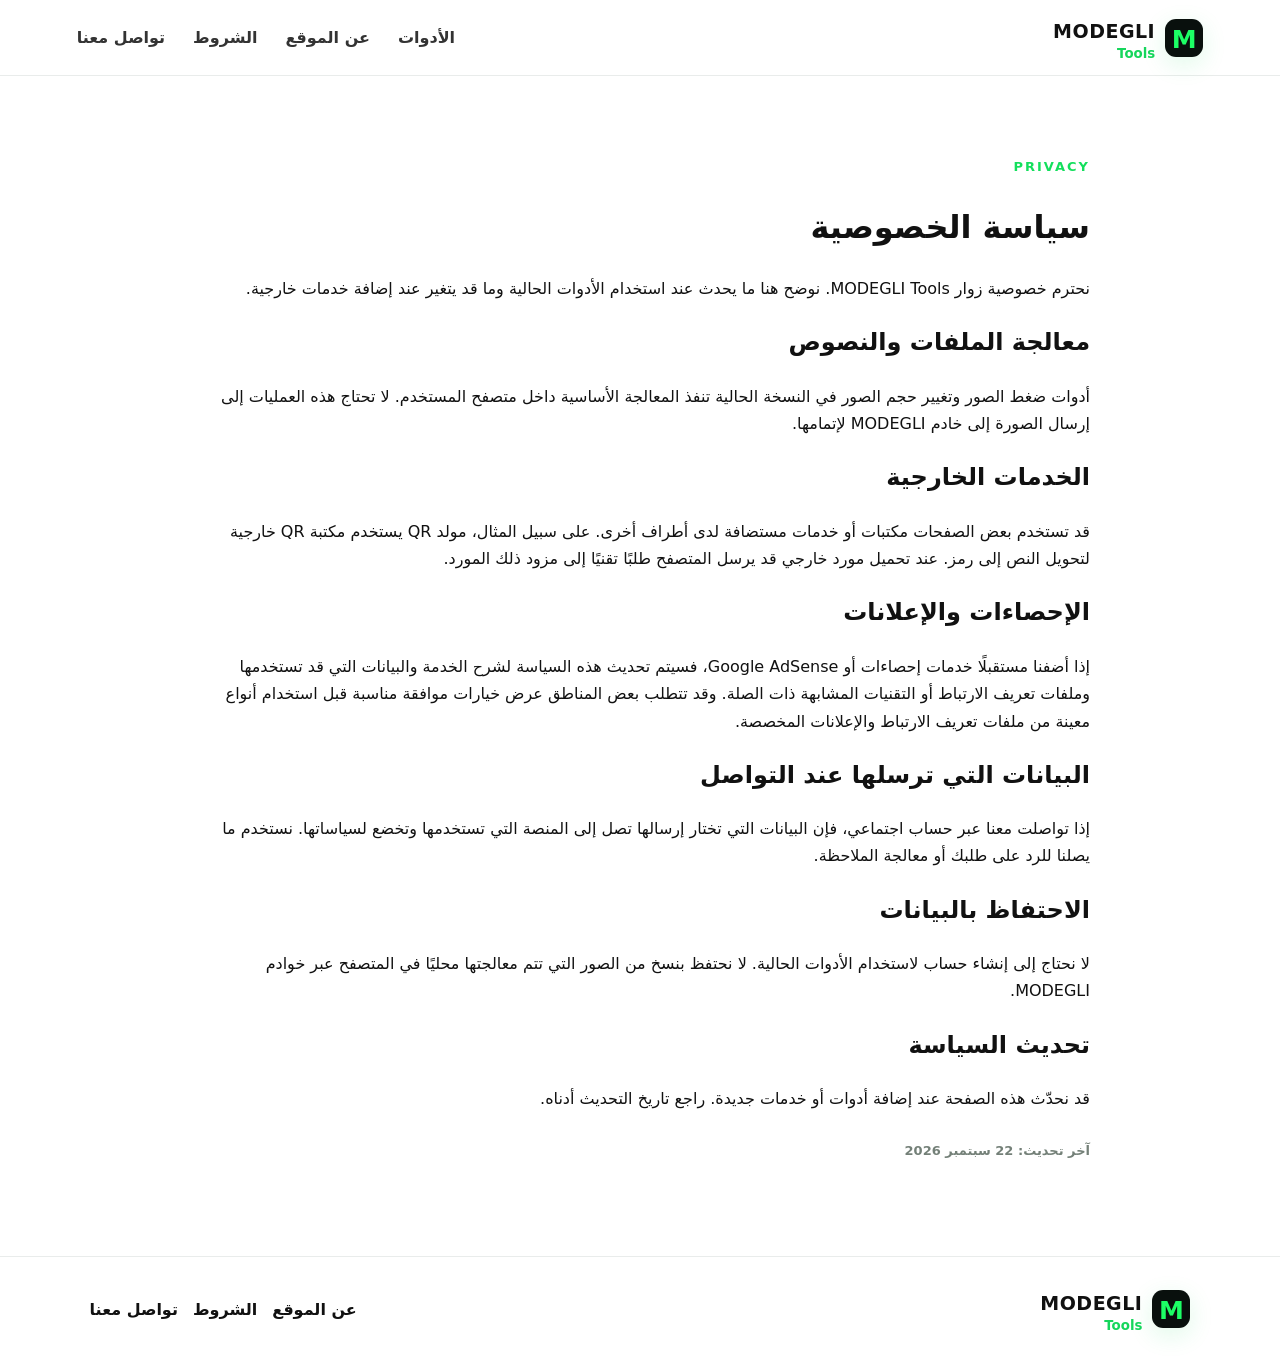
<file: privacy.html>
<!doctype html>
<html lang="ar" dir="rtl"><head><meta charset="utf-8"><meta name="viewport" content="width=device-width,initial-scale=1"><meta name="robots" content="index,follow"><meta name="author" content="MODEGLI Tools"><meta name="description" content="سياسة الخصوصية لموقع MODEGLI Tools، وما يتعلق بالملفات والأدوات والخدمات الخارجية والإعلانات المستقبلية."><link rel="canonical" href="https://modegli124.github.io/mo-tols/privacy.html"><link rel="icon" href="./favicon.svg" type="image/svg+xml"><link rel="stylesheet" href="./style.css"><title>سياسة الخصوصية — MODEGLI Tools</title><meta property="og:type" content="website"><meta property="og:site_name" content="MODEGLI Tools"><meta property="og:title" content="سياسة الخصوصية — MODEGLI Tools"><meta property="og:description" content="كيف يتعامل MODEGLI Tools مع البيانات والخدمات الخارجية."><meta property="og:url" content="https://modegli124.github.io/mo-tols/privacy.html"><meta property="og:locale" content="ar_AR"><meta name="twitter:card" content="summary"></head>
<body><a class="skip-link" href="#main">تخطي إلى المحتوى</a><header class="header"><a class="brand" href="./"><span class="logo">M</span><span><b>MODEGLI</b><small>Tools</small></span></a><nav><a href="./#tools">الأدوات</a><a href="./about.html">عن الموقع</a><a href="./terms.html">الشروط</a><a href="./contact.html">تواصل معنا</a></nav></header>
<main id="main" class="content-section"><div class="tool-shell"><p class="eyebrow">PRIVACY</p><h1>سياسة الخصوصية</h1><p>نحترم خصوصية زوار MODEGLI Tools. نوضح هنا ما يحدث عند استخدام الأدوات الحالية وما قد يتغير عند إضافة خدمات خارجية.</p><h2>معالجة الملفات والنصوص</h2><p>أدوات ضغط الصور وتغيير حجم الصور في النسخة الحالية تنفذ المعالجة الأساسية داخل متصفح المستخدم. لا تحتاج هذه العمليات إلى إرسال الصورة إلى خادم MODEGLI لإتمامها.</p><h2>الخدمات الخارجية</h2><p>قد تستخدم بعض الصفحات مكتبات أو خدمات مستضافة لدى أطراف أخرى. على سبيل المثال، مولد QR يستخدم مكتبة QR خارجية لتحويل النص إلى رمز. عند تحميل مورد خارجي قد يرسل المتصفح طلبًا تقنيًا إلى مزود ذلك المورد.</p><h2>الإحصاءات والإعلانات</h2><p>إذا أضفنا مستقبلًا خدمات إحصاءات أو Google AdSense، فسيتم تحديث هذه السياسة لشرح الخدمة والبيانات التي قد تستخدمها وملفات تعريف الارتباط أو التقنيات المشابهة ذات الصلة. وقد تتطلب بعض المناطق عرض خيارات موافقة مناسبة قبل استخدام أنواع معينة من ملفات تعريف الارتباط والإعلانات المخصصة.</p><h2>البيانات التي ترسلها عند التواصل</h2><p>إذا تواصلت معنا عبر حساب اجتماعي، فإن البيانات التي تختار إرسالها تصل إلى المنصة التي تستخدمها وتخضع لسياساتها. نستخدم ما يصلنا للرد على طلبك أو معالجة الملاحظة.</p><h2>الاحتفاظ بالبيانات</h2><p>لا نحتاج إلى إنشاء حساب لاستخدام الأدوات الحالية. لا نحتفظ بنسخ من الصور التي تتم معالجتها محليًا في المتصفح عبر خوادم MODEGLI.</p><h2>تحديث السياسة</h2><p>قد نحدّث هذه الصفحة عند إضافة أدوات أو خدمات جديدة. راجع تاريخ التحديث أدناه.</p><p class="site-meta"><strong>آخر تحديث: 22 سبتمبر 2026</strong></p></div></main>
<footer><div class="brand"><span class="logo">M</span><span><b>MODEGLI</b><small>Tools</small></span></div><div class="footer-links"><a href="./about.html">عن الموقع</a><a href="./terms.html">الشروط</a><a href="./contact.html">تواصل معنا</a></div></footer></body></html>
</file>
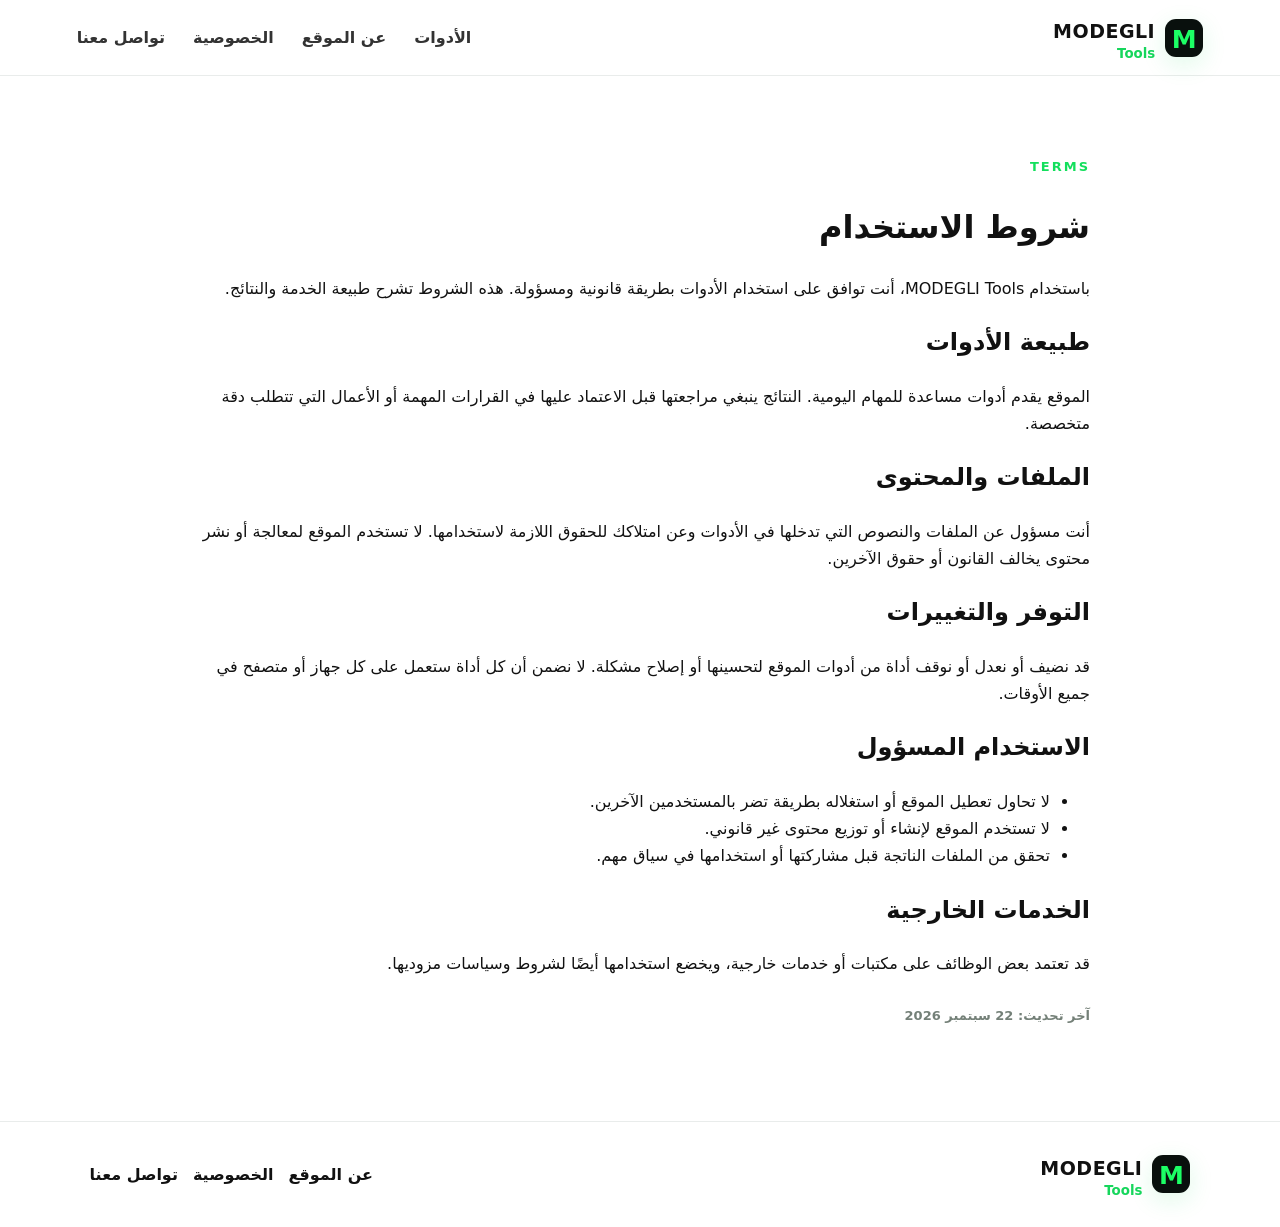
<file: terms.html>
<!doctype html>
<html lang="ar" dir="rtl"><head><meta charset="utf-8"><meta name="viewport" content="width=device-width,initial-scale=1"><meta name="robots" content="index,follow"><meta name="author" content="MODEGLI Tools"><meta name="description" content="شروط استخدام MODEGLI Tools والأحكام العامة المتعلقة بالأدوات والنتائج."><link rel="canonical" href="https://modegli124.github.io/mo-tols/terms.html"><link rel="icon" href="./favicon.svg" type="image/svg+xml"><link rel="stylesheet" href="./style.css"><title>شروط الاستخدام — MODEGLI Tools</title><meta property="og:type" content="website"><meta property="og:site_name" content="MODEGLI Tools"><meta property="og:title" content="شروط الاستخدام — MODEGLI Tools"><meta property="og:description" content="الأحكام العامة لاستخدام أدوات MODEGLI Tools."><meta property="og:url" content="https://modegli124.github.io/mo-tols/terms.html"><meta property="og:locale" content="ar_AR"><meta name="twitter:card" content="summary"></head>
<body><a class="skip-link" href="#main">تخطي إلى المحتوى</a><header class="header"><a class="brand" href="./"><span class="logo">M</span><span><b>MODEGLI</b><small>Tools</small></span></a><nav><a href="./#tools">الأدوات</a><a href="./about.html">عن الموقع</a><a href="./privacy.html">الخصوصية</a><a href="./contact.html">تواصل معنا</a></nav></header>
<main id="main" class="content-section"><div class="tool-shell"><p class="eyebrow">TERMS</p><h1>شروط الاستخدام</h1><p>باستخدام MODEGLI Tools، أنت توافق على استخدام الأدوات بطريقة قانونية ومسؤولة. هذه الشروط تشرح طبيعة الخدمة والنتائج.</p><h2>طبيعة الأدوات</h2><p>الموقع يقدم أدوات مساعدة للمهام اليومية. النتائج ينبغي مراجعتها قبل الاعتماد عليها في القرارات المهمة أو الأعمال التي تتطلب دقة متخصصة.</p><h2>الملفات والمحتوى</h2><p>أنت مسؤول عن الملفات والنصوص التي تدخلها في الأدوات وعن امتلاكك للحقوق اللازمة لاستخدامها. لا تستخدم الموقع لمعالجة أو نشر محتوى يخالف القانون أو حقوق الآخرين.</p><h2>التوفر والتغييرات</h2><p>قد نضيف أو نعدل أو نوقف أداة من أدوات الموقع لتحسينها أو إصلاح مشكلة. لا نضمن أن كل أداة ستعمل على كل جهاز أو متصفح في جميع الأوقات.</p><h2>الاستخدام المسؤول</h2><ul><li>لا تحاول تعطيل الموقع أو استغلاله بطريقة تضر بالمستخدمين الآخرين.</li><li>لا تستخدم الموقع لإنشاء أو توزيع محتوى غير قانوني.</li><li>تحقق من الملفات الناتجة قبل مشاركتها أو استخدامها في سياق مهم.</li></ul><h2>الخدمات الخارجية</h2><p>قد تعتمد بعض الوظائف على مكتبات أو خدمات خارجية، ويخضع استخدامها أيضًا لشروط وسياسات مزوديها.</p><p class="site-meta"><strong>آخر تحديث: 22 سبتمبر 2026</strong></p></div></main>
<footer><div class="brand"><span class="logo">M</span><span><b>MODEGLI</b><small>Tools</small></span></div><div class="footer-links"><a href="./about.html">عن الموقع</a><a href="./privacy.html">الخصوصية</a><a href="./contact.html">تواصل معنا</a></div></footer></body></html>
</file>
<file: style.css>
*{box-sizing:border-box}
html{scroll-behavior:smooth}
body{margin:0;font-family:system-ui,-apple-system,"Segoe UI",Tahoma,Arial,sans-serif;background:#fff;color:#111;line-height:1.7}
a{color:inherit}
button,input,textarea,select{font:inherit}
.header{height:76px;padding:0 6%;display:flex;align-items:center;justify-content:space-between;border-bottom:1px solid #e9eceb;position:sticky;top:0;background:rgba(255,255,255,.95);backdrop-filter:blur(14px);z-index:20}
.brand{display:flex;align-items:center;gap:10px;text-decoration:none;color:#111}
.brand b{display:block;font-size:19px;letter-spacing:.5px}
.brand small{display:block;color:#16d65c;font-weight:800;line-height:1}
.logo{width:38px;height:38px;border-radius:11px;display:grid;place-items:center;background:#09100d;color:#1cff65;font-weight:900;font-size:25px;box-shadow:0 7px 25px #16d65c22}
.logo.small{width:28px;height:28px;font-size:18px}
.header nav{display:flex;gap:28px}
.header nav a{color:#333;text-decoration:none;font-weight:650}
.header nav a:hover,.footer-links a:hover,.social a:hover{color:#12c951}
.menu{display:none;border:0;background:none;font-size:25px;cursor:pointer}
.hero{min-height:600px;padding:70px 7%;display:flex;align-items:center;justify-content:space-between;gap:50px;background:radial-gradient(circle at 15% 20%,#173c2a 0,#07100d 30%,#050807 70%);color:#fff;overflow:hidden}
.hero-copy{max-width:680px}
.eyebrow{color:#13df5c;font-size:13px;font-weight:900;letter-spacing:2px;margin:0 0 8px}
.hero h1{font-size:clamp(42px,6vw,72px);line-height:1.15;margin:0 0 18px}
.hero h1 span{color:#19e962}
.hero-copy>p:not(.eyebrow){font-size:19px;color:#cbd4cf;max-width:650px}
.search-wrap{margin:28px 0;background:#fff;border-radius:18px;padding:5px 18px;display:flex;align-items:center;max-width:600px;box-shadow:0 15px 50px #0006}
.search-wrap span{color:#111;font-size:28px}
.search-wrap input{border:0;outline:0;padding:15px;width:100%;font-size:16px;direction:rtl}
.features{display:flex;flex-wrap:wrap;gap:18px;color:#dbe5df;font-size:14px}
.hero-card{width:380px;min-width:300px;height:390px;display:grid;place-items:center;transform:rotate(-3deg)}
.screen{width:260px;height:360px;border:9px solid #151d19;border-radius:28px;background:linear-gradient(145deg,#0b1712,#020403);box-shadow:0 30px 80px #000;padding:25px;color:#fff}
.screen-brand{font-weight:800}
.screen-title{margin-top:100px;font-size:30px}
.screen-title b{color:#19e962}
.screen-line{height:10px;background:#153322;border-radius:9px;margin-top:25px}
.screen-line.short{width:65%;margin-top:12px}
.tools-section{padding:85px 6%;background:#fff}
.section-head{text-align:center;margin-bottom:35px}
.section-head h2,.about h2{font-size:38px;margin:0 0 6px}
.section-head>p:last-child{color:#66736c}
.grid{display:grid;grid-template-columns:repeat(4,1fr);gap:20px;max-width:1200px;margin:auto}
.tool{border:1px solid #e5eae7;border-radius:20px;padding:24px;background:#fff;transition:.2s;box-shadow:0 5px 25px #101c1410;cursor:pointer;text-decoration:none;color:#111}
.tool:hover{transform:translateY(-5px);border-color:#18df5c;box-shadow:0 14px 35px #18df5c18}
.icon{width:54px;height:54px;border-radius:15px;background:#08100c;color:#1cff65;display:grid;place-items:center;font-size:25px;margin-bottom:16px}
.tool h3{margin:0 0 5px;font-size:18px}
.tool p{margin:0;color:#69736e;font-size:14px}
.arrow{margin-top:15px;color:#13c953;font-weight:900}
.empty{text-align:center;color:#777}
.content-section,.faq-section{padding:80px 6%;max-width:1200px;margin:auto}
.steps{display:grid;grid-template-columns:repeat(3,1fr);gap:20px}
.steps article{padding:25px;border:1px solid #e5eae7;border-radius:20px;background:#fbfcfb}
.steps strong{color:#12c951;font-size:30px}
.steps h3{margin:8px 0 5px}
.steps p{margin:0;color:#69736e}
.about{padding:75px 7%;background:#07100d;color:#fff}
.about h2{margin-bottom:30px}
.about-grid{display:grid;grid-template-columns:repeat(4,1fr);gap:18px}
.about-grid div{padding:24px;border:1px solid #294137;border-radius:18px}
.about-grid b,.about-grid span{display:block}
.about-grid span{color:#bdc9c2;margin-top:7px;font-size:14px}
.faq-section details{border-bottom:1px solid #e5eae7;padding:18px 0}
.faq-section summary{font-weight:800;cursor:pointer}
.faq-section details p{color:#68736d}
footer{padding:30px 7%;display:flex;align-items:center;justify-content:space-between;gap:20px;flex-wrap:wrap;border-top:1px solid #e9eceb}
footer p{color:#6c766f}
.footer-links,.social{display:flex;gap:15px;flex-wrap:wrap}
.footer-links a,.social a{color:#111;text-decoration:none;font-weight:700}
.tool-page{min-height:calc(100vh - 76px);background:#f7faf8;padding:55px 6% 90px}
.tool-shell{max-width:900px;margin:auto}
.tool-hero{margin-bottom:25px}
.tool-hero h1{font-size:clamp(32px,5vw,52px);line-height:1.2;margin:5px 0 10px}
.tool-hero p{color:#637069;max-width:760px}
.tool-card{background:#fff;border:1px solid #e2e9e5;border-radius:24px;padding:28px;box-shadow:0 12px 35px #1020180d}
.tool-card input[type=file],.tool-card input[type=text],.tool-card input[type=number],.tool-card textarea,.tool-card select{width:100%;padding:13px;border:1px solid #ccd7d1;border-radius:12px;margin:7px 0 12px;background:#fff}
.btn{display:inline-flex;align-items:center;justify-content:center;border:0;background:#0b120f;color:#1cff65;padding:13px 22px;border-radius:12px;font-weight:800;cursor:pointer;text-decoration:none}
.btn.secondary{background:#edf5ef;color:#0b3b20}
.btn:disabled{opacity:.5;cursor:not-allowed}
.form-row{display:grid;grid-template-columns:1fr 1fr;gap:14px}
.range-row{display:flex;align-items:center;gap:12px}
.range-row input{flex:1}
.result{margin-top:18px;padding:18px;background:#f1f7f3;border-radius:15px;word-break:break-word}
.stats{display:grid;grid-template-columns:repeat(3,1fr);gap:12px;margin-top:18px}
.stat{padding:15px;background:#f6f9f7;border-radius:14px}
.stat b,.stat span{display:block}
.stat span{color:#647069;font-size:13px}
.preview{display:flex;justify-content:center;margin-top:20px}
.preview img{max-width:100%;max-height:420px;border-radius:14px;object-fit:contain;background:#f1f3f2}
.actions{display:flex;gap:10px;flex-wrap:wrap;margin-top:16px}
.info-section{max-width:900px;margin:30px auto 0}
.info-section h2{font-size:28px}
.info-section p,.info-section li{color:#5f6c65}
.breadcrumb{max-width:900px;margin:0 auto 20px;font-size:14px;color:#6c776f}
.breadcrumb a{color:#168e43;text-decoration:none}
.notice{padding:13px 15px;border-radius:12px;background:#fff8df;border:1px solid #eadca8;color:#5e5226;margin-top:15px}
.error{color:#b42318;font-weight:700}
.success{color:#087443;font-weight:700}
@media(max-width:900px){.header nav{display:none}.header nav.open{display:flex;position:absolute;top:76px;right:0;left:0;background:#fff;padding:20px 6%;flex-direction:column;gap:15px;border-bottom:1px solid #e9eceb}.menu{display:block}.hero{padding:55px 6%;min-height:auto}.hero-card{display:none}.grid{grid-template-columns:repeat(2,1fr)}.about-grid{grid-template-columns:repeat(2,1fr)}}
@media(max-width:620px){.hero h1{font-size:43px}.features{gap:10px}.grid{grid-template-columns:1fr 1fr;gap:12px}.tool{padding:17px;border-radius:16px}.tool h3{font-size:15px}.tool p{font-size:12px}.icon{width:45px;height:45px;font-size:21px}.section-head h2,.about h2{font-size:29px}.about-grid,.steps{grid-template-columns:1fr}.form-row,.stats{grid-template-columns:1fr}.tool-page{padding:35px 4% 70px}.tool-card{padding:20px}footer{flex-direction:column;align-items:flex-start}}

.skip-link{position:absolute;top:-50px;right:15px;background:#07100d;color:#1cff65;padding:10px 14px;border-radius:10px;z-index:100}.skip-link:focus{top:15px}
.tool-topbar{max-width:900px;margin:0 auto 18px;display:flex;justify-content:space-between;align-items:center;gap:12px;flex-wrap:wrap}.tool-nav{display:flex;gap:8px;flex-wrap:wrap}.tool-nav a{padding:8px 12px;border:1px solid #dfe7e2;border-radius:10px;text-decoration:none;background:#fff;font-size:13px;font-weight:700}.tool-nav a:hover{border-color:#18df5c;color:#0c9b42}
.dropzone{border:2px dashed #cbd8d0;border-radius:18px;padding:28px;text-align:center;background:#fafcfb;transition:.2s;cursor:pointer}.dropzone:hover,.dropzone.dragover{border-color:#17d85a;background:#f1fff5}.dropzone strong{display:block;font-size:18px}.dropzone span{display:block;color:#69756e;font-size:13px;margin-top:5px}.hidden-input{position:absolute;width:1px;height:1px;opacity:0;pointer-events:none}
.kicker-list{display:grid;grid-template-columns:repeat(2,1fr);gap:10px;margin-top:18px}.kicker-list div{padding:12px 14px;background:#f6f9f7;border-radius:12px;font-size:14px}.related-tools{display:grid;grid-template-columns:repeat(3,1fr);gap:12px}.related-tools a{padding:16px;border:1px solid #e3e9e5;border-radius:15px;text-decoration:none;background:#fff}.related-tools b{display:block}.related-tools span{font-size:13px;color:#6a756e}
@media(max-width:620px){.related-tools,.kicker-list{grid-template-columns:1fr}.tool-topbar{align-items:flex-start}.tool-nav{width:100%;overflow:auto;flex-wrap:nowrap}.tool-nav a{white-space:nowrap}}

/* v5 AdSense-ready UX refinements: content first, clear separation, accessible controls. */
:focus-visible{outline:3px solid #18c957;outline-offset:3px}
.tool:focus-visible,.btn:focus-visible,.header nav a:focus-visible,.footer-links a:focus-visible,.social a:focus-visible{outline-offset:4px}
.tool-shell{width:100%}
.info-section{line-height:1.85}
.info-section ul{padding-right:22px}
.tool-card label{font-weight:750;display:block;margin-top:8px}
.tool-card input[type=range]{accent-color:#13c953}
.tool-card input:focus,.tool-card textarea:focus,.tool-card select:focus{border-color:#18c957;outline:3px solid #18c95722}
.tool-note{margin-top:14px;padding:14px 16px;border-right:4px solid #18c957;background:#f4faf6;border-radius:12px;color:#506058}
.ad-space{min-height:90px;margin:28px auto;display:flex;align-items:center;justify-content:center;border:1px dashed #d8e0db;border-radius:14px;color:#8a948e;font-size:12px;background:#fbfcfb}
.ad-space[hidden]{display:none}
.site-meta{font-size:13px;color:#748078;margin-top:28px}
.legal-grid{display:grid;grid-template-columns:repeat(3,1fr);gap:14px;margin-top:25px}
.legal-grid a{padding:17px;border:1px solid #e2e9e5;border-radius:14px;text-decoration:none;background:#fff}
.legal-grid b{display:block;margin-bottom:4px}
.legal-grid span{font-size:13px;color:#68746d}
@media(max-width:700px){.legal-grid{grid-template-columns:1fr}.ad-space{min-height:80px}}
</file>
